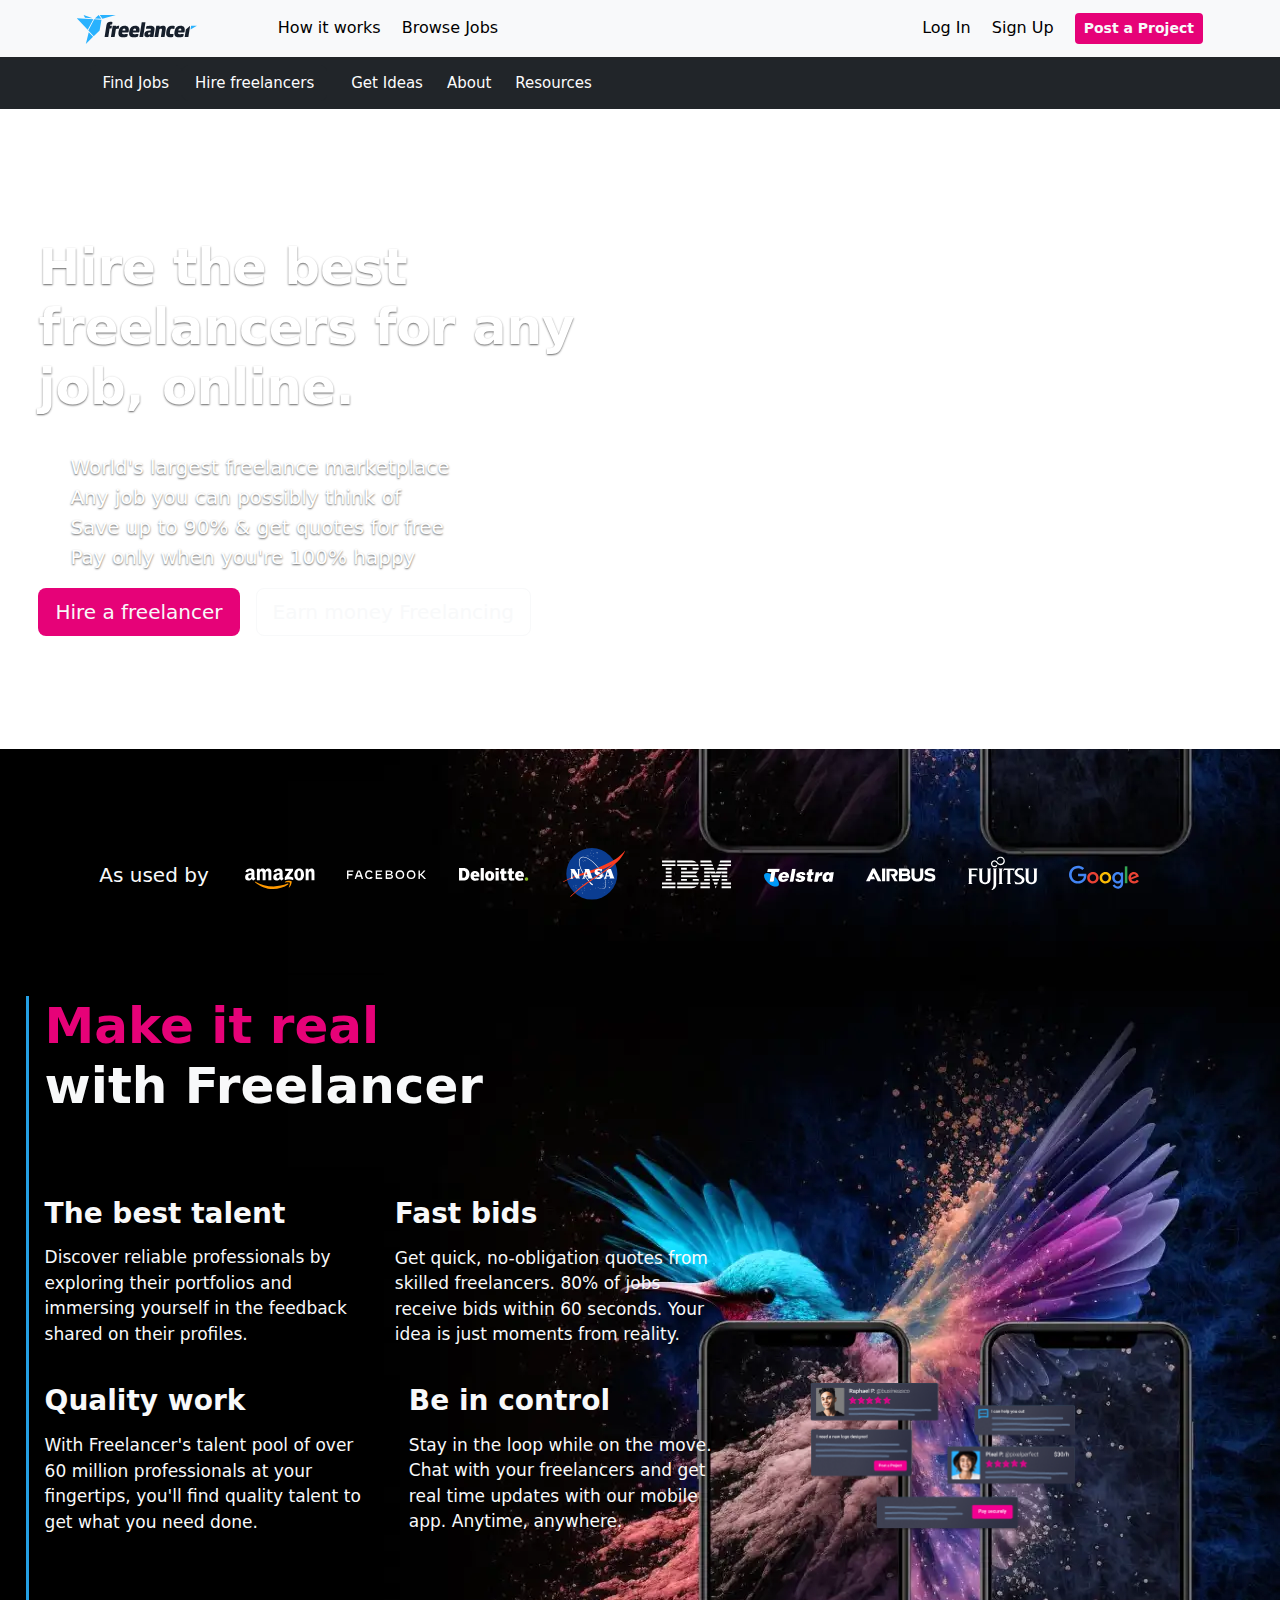
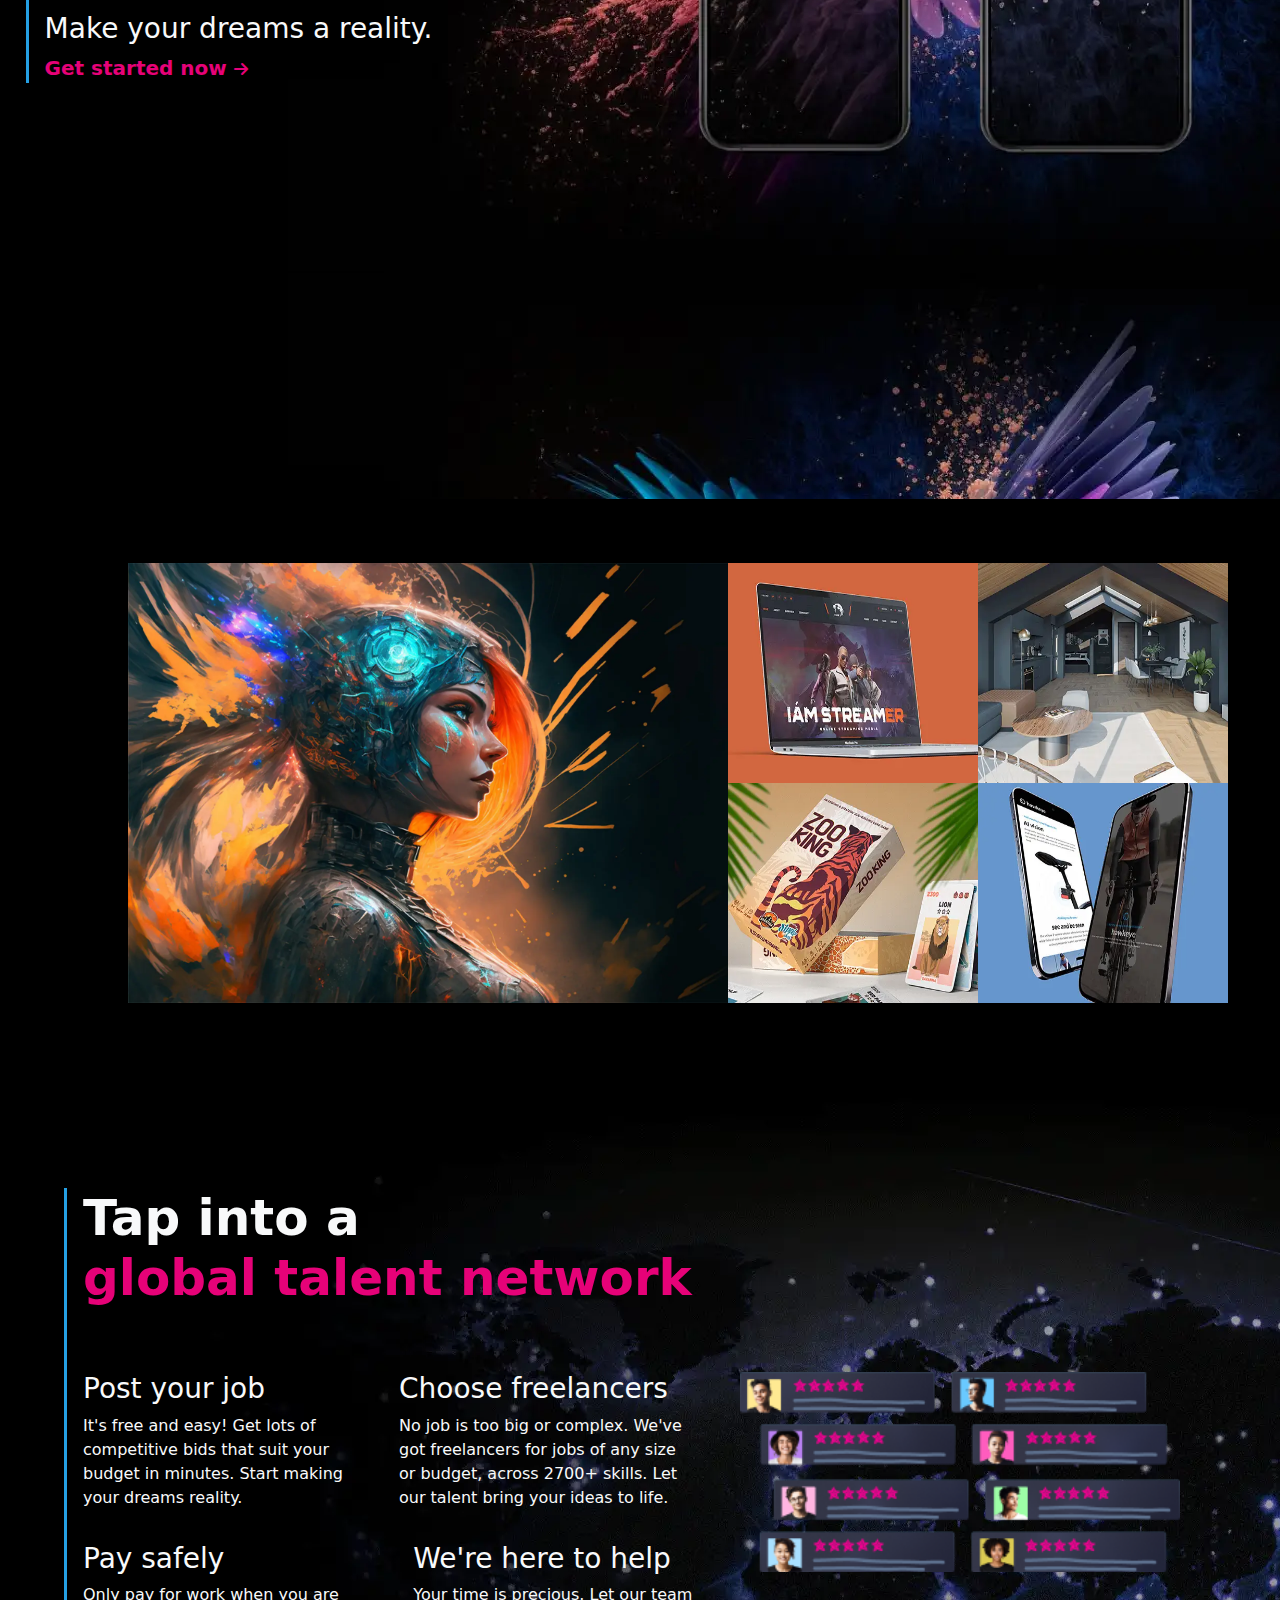
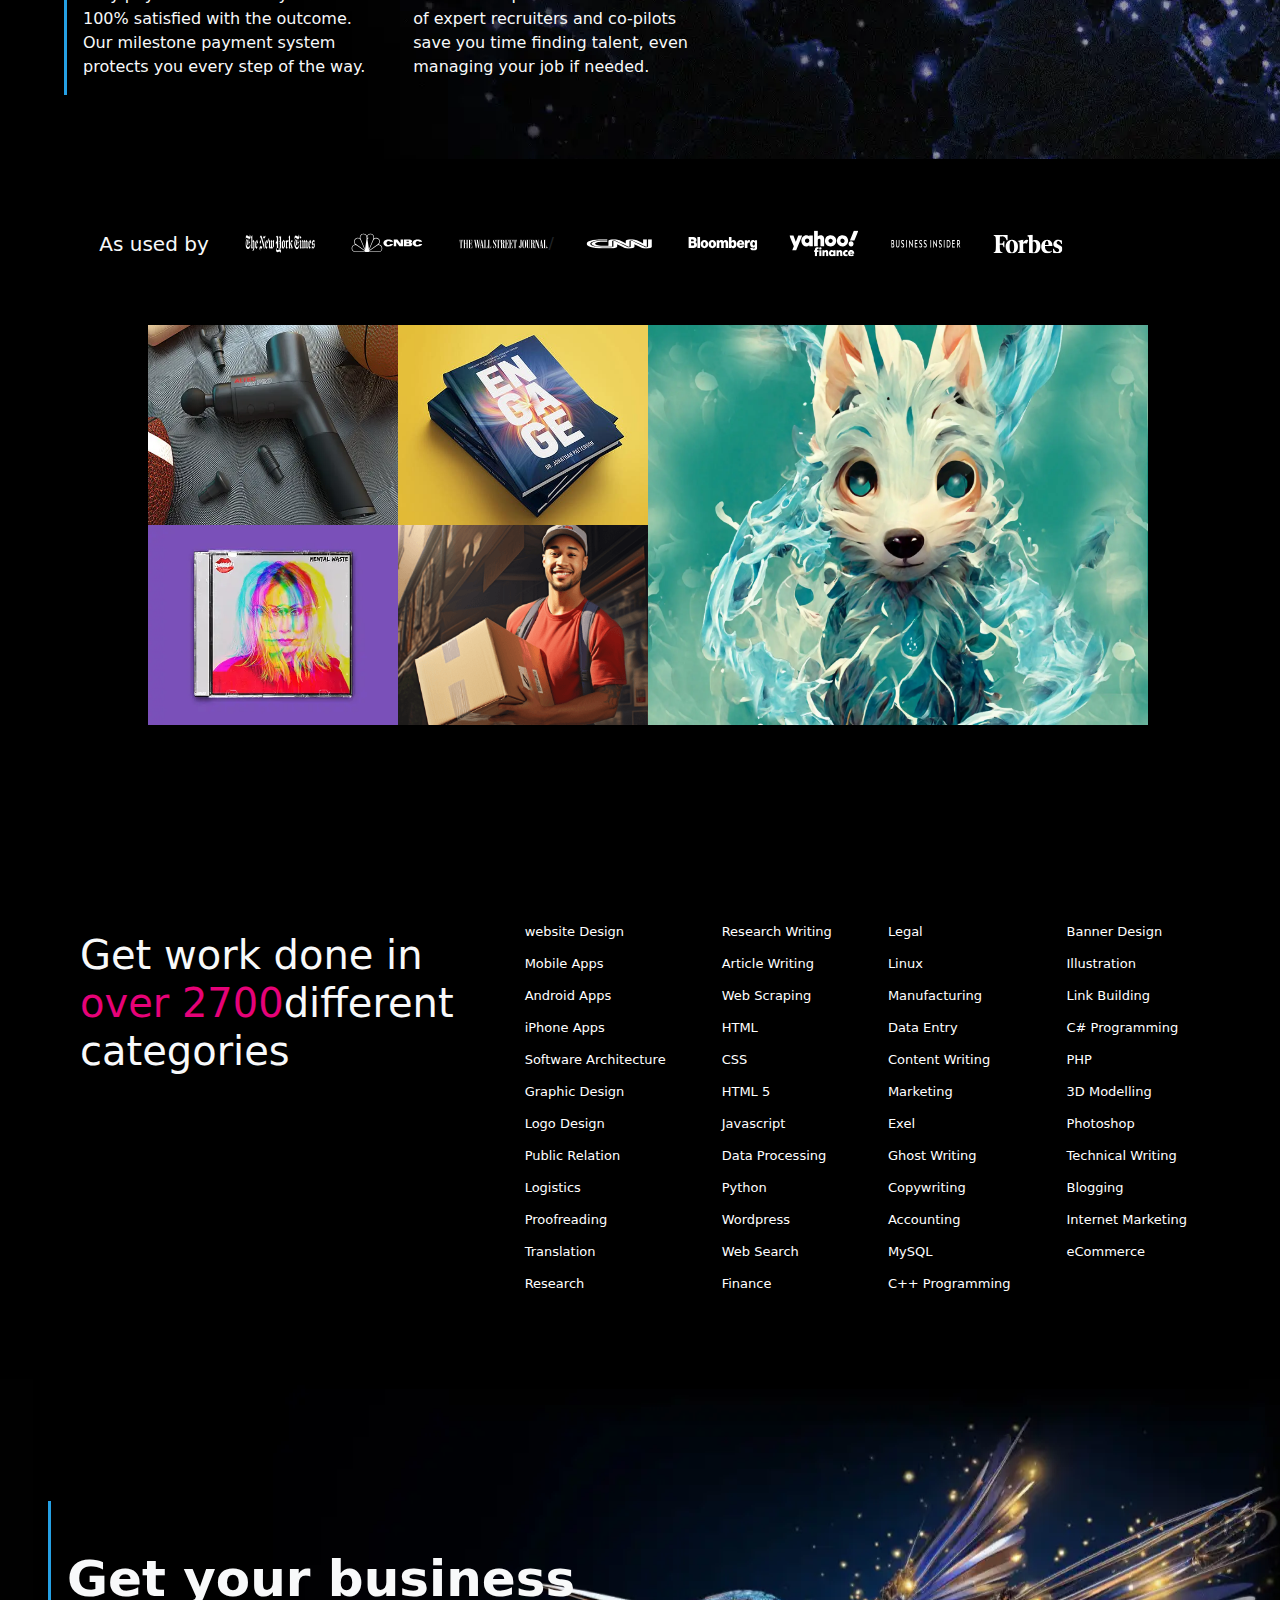
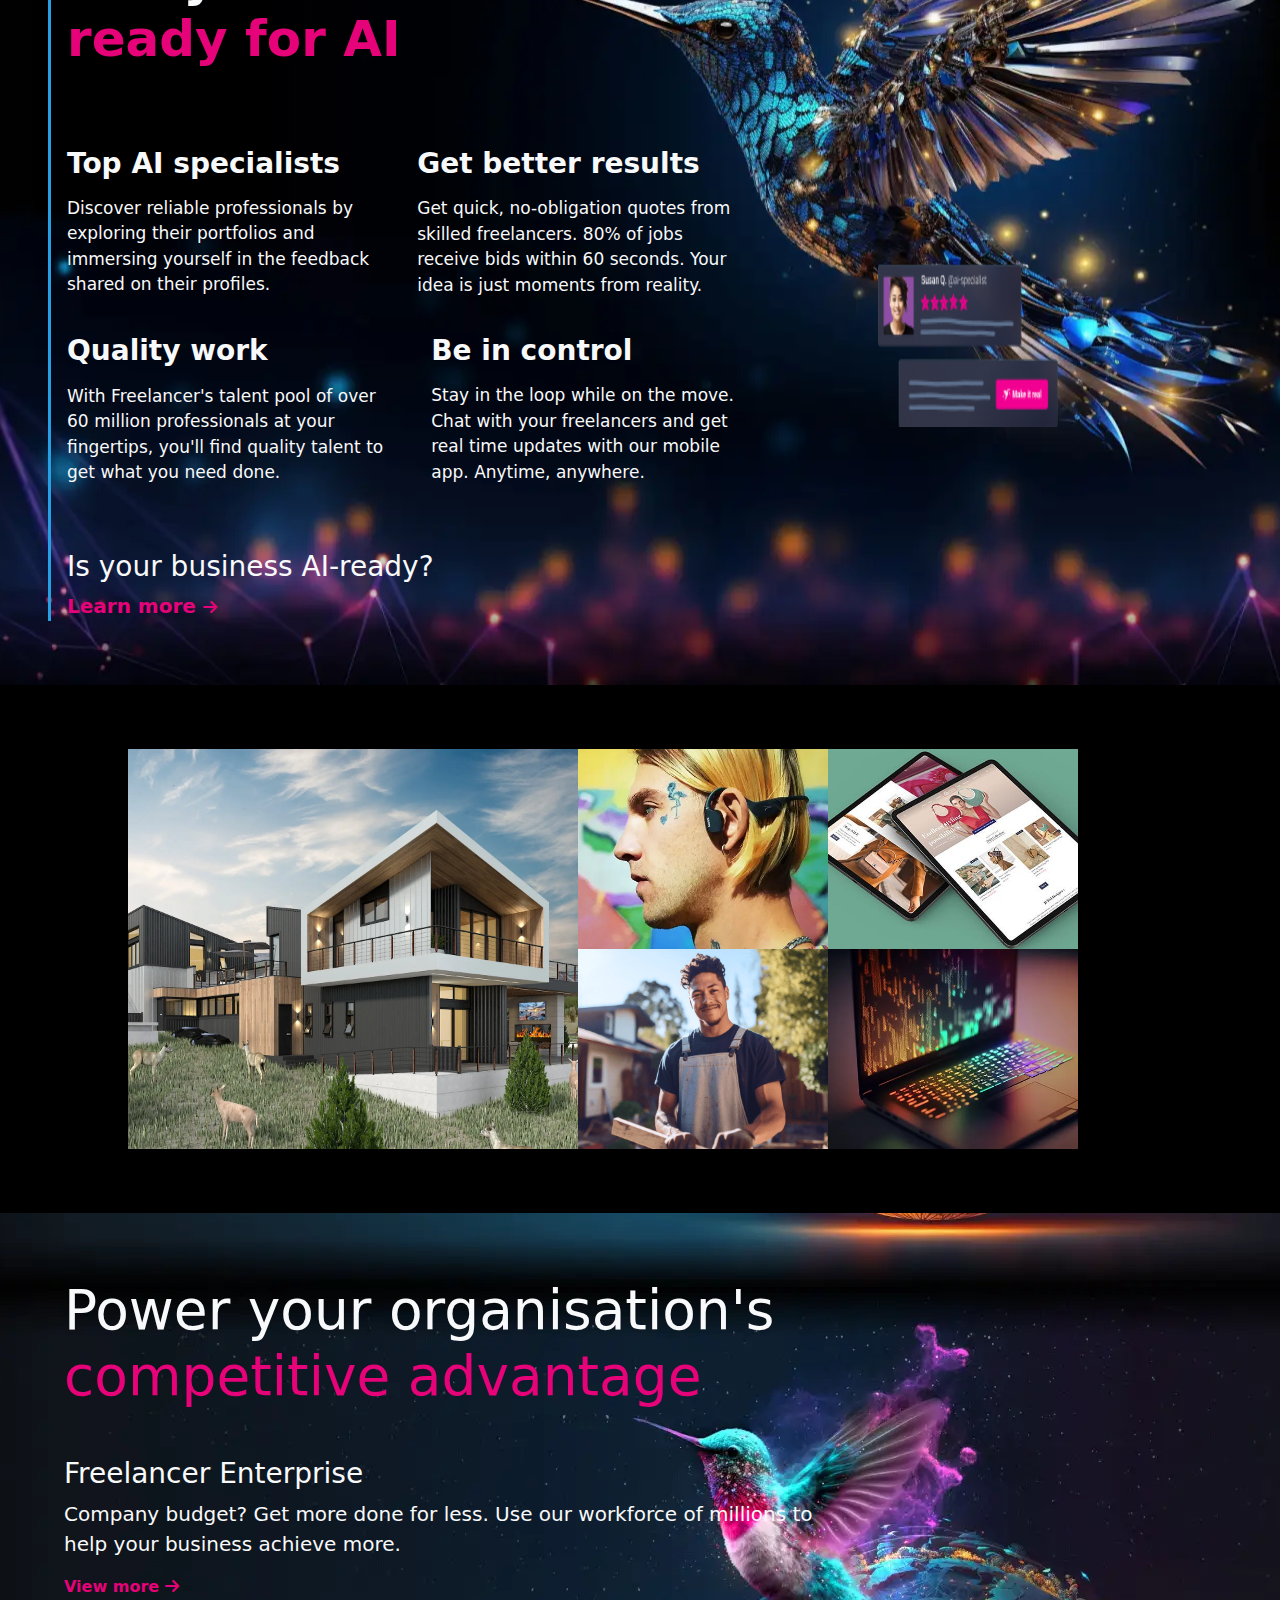
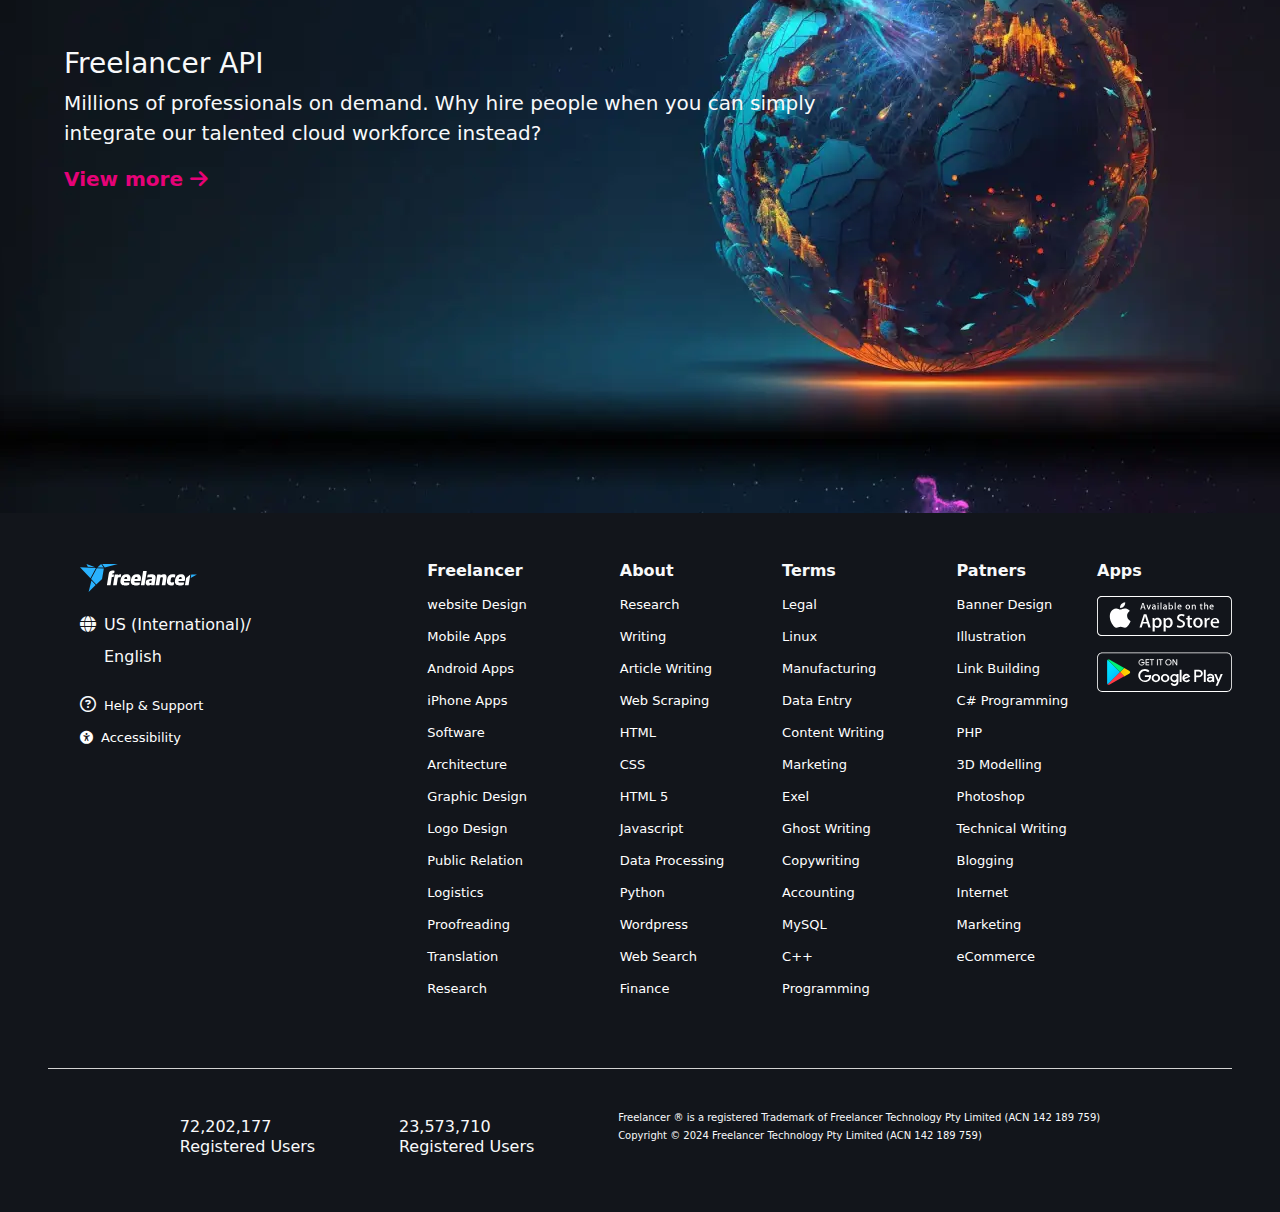
<file: index.html>
<!DOCTYPE html>
<html lang="en">

<head>
    <meta charset="UTF-8">
    <meta name="viewport" content="width=device-width, initial-scale=1.0">
    <link rel="stylesheet" href="https://cdnjs.cloudflare.com/ajax/libs/font-awesome/6.5.1/css/all.min.css">
    <link rel="stylesheet" href="./index.css">
    <link rel="stylesheet" href="./media.css" media="(max-width:800px)">
    <link rel="stylesheet" href="./bootstrap/node_modules/bootstrap/dist/css/bootstrap.min.css">
    
    <title>freelancer</title>
    <link rel="icon" href="./images/freelancer-logo.svg">
</head>

<body>
    <nav class="navbar sticky-top bg-body-tertiary d-flex justify-content-evenly">
        <div class="logo d-flex align-items-center">
            <a class="navbar-brand" href="#"><img width="40%" src="./images/freelancer-logo.svg" alt=""></a>
            <div class="how"><a class="navbar-brand fs-6" href="./works.html">How it works</a>
                <a class="navbar-brand fs-6" href="">Browse Jobs</a>
            </div>
        </div>

        <div class="nav-signin">
            <a class="navbar-brand fs-6" href="./signin.html">Log In</a>
            <a class="navbar-brand fs-6" href="./signup.html">Sign Up</a>
            <button style="background-color: #E60278;" type="button" class="btn fw-bold text-light btn-sm">Post a
                Project</button>
        </div>
    </nav>
    <nav class="second-nav navbar navbar-expand navbar-dark bg-dark">
        <div class=" second-nav-div1 d-flex">
            <div class="collapse navbar-collapse" id="navbarNavDarkDropdown">
                <ul class="navbar-nav">
                    <li class="nav-item dropdown ">
                        <button style="font-size:15px;color: #fcfcfd;" class="btn btn-dark snd-nav"
                            data-bs-toggle="dropdown" aria-expanded="false">
                            Find Jobs
                        </button>
                        <ul style="font-size:15px;color: #fcfcfd;" class="dropdown-menu dropdown-menu-light drp-list">
                            <li><a class="dropdown-item" href="#">By Skills <i
                                        class="fa-solid fa-chevron-right ms-5"></i></a></li>
                            <li><a class="dropdown-item" href="#">By Language <i
                                        class="fa-solid fa-chevron-right ms-3"></i></a></li>
                            <li><a class="dropdown-item" href="#">Featured Jobs <i
                                        class="fa-solid fa-chevron-right ms-2"></i></a></li>
                            <li><a class="dropdown-item" href="#">Find Contests <i
                                        class="fa-solid fa-chevron-right ms-2"></i></a></li>
                        </ul>
                    </li>
                </ul>
            </div>

            <div class="collapse navbar-collapse" id="navbarNavDarkDropdown">
                <ul class="navbar-nav">
                    <li class="nav-item dropdown">
                        <button style="font-size:15px;color: #fcfcfd;" class="btn btn-dark" data-bs-toggle="dropdown"
                            aria-expanded="false">
                            Hire freelancers
                        </button>
                        <ul class="dropdown-menu dropdown-menu-light">
                            <li><a class="dropdown-item" href="#">By Skills <i
                                        class="fa-solid fa-chevron-right ms-5"></i></a></li>
                            <li><a class="dropdown-item" href="#">By Location <i
                                        class="fa-solid fa-chevron-right ms-4"></i></a></li>
                            <li><a class="dropdown-item" href="#">Skills Categories</a></li>
                        </ul>
                    </li>
                </ul>
            </div>
            <div class="collapse navbar-collapse" id="navbarNavDarkDropdown">
                <ul class="navbar-nav">
                    <li class="nav-item dropdown">
                        <a style="color: #fcfcfd; text-decoration: none;font-size:15px;" class="ps-4" href="./getideas.html">Get Ideas</a>
                        <ul class="dropdown-menu dropdown-menu-light">
                            <li><a class="dropdown-item" href="#">Get Web Design Ideas</a></li>
                            <li><a class="dropdown-item" href="#">Get Mobile App Design Ideas</a></li>
                            <li><a class="dropdown-item" href="#">Get Graphic Design Ideas</a></li>
                            <li><a class="dropdown-item" href="#">Get Logo Graphic Design Ideas</a></li>
                            <li><a class="dropdown-item" href="#">Get 3D Modelling Ideas</a></li>
                            <li><a class="dropdown-item" href="#">Get Illustration Ideas</a></li>
                            <li><a class="dropdown-item" href="#">Get Branding Ideas</a></li>
                            <li><a class="dropdown-item" href="#">Get Product Design Ideas</a></li>
                            <li><a class="dropdown-item" href="#">Get Web Packaging Design Ideas</a></li>
                            <li><a class="dropdown-item" href="#">Get Wordpress Ideas</a></li>
                        </ul>
                    </li>
                </ul>
            </div>
            <div class="collapse navbar-collapse " id="navbarNavDarkDropdown">
                <ul class="navbar-nav">
                    <li class="nav-item dropdown">
                        <a style="color: #fcfcfd; text-decoration: none;font-size:15px;" class="ps-4" href="./about.html">About</a>
                        <ul class="dropdown-menu dropdown-menu-light">
                            <li><a class="dropdown-item" href="#">Enterprise</a></li>
                            <li><a class="dropdown-item" href="#">Membership</a></li>
                            <li><a class="dropdown-item" href="#">Preffered freelancer Program</a></li>
                            <li><a class="dropdown-item" href="#">Get verified</a></li>
                        </ul>
                    </li>
                </ul>
            </div>
            <div class="collapse navbar-collapse" id="navbarNavDarkDropdown">
                <ul class="navbar-nav">
                    <li class="nav-item dropdown">
                        <a style="color: #fcfcfd; text-decoration: none;font-size:15px;" class="ps-4" href="./resources.html">Resources</a>
                        
                        <ul class="dropdown-menu dropdown-menu-light">
                            <li><a class="dropdown-item" href="#">What is Adope Photoshop</a></li>
                            <li><a class="dropdown-item" href="#">What is Android App Development</a></li>
                            <li><a class="dropdown-item" href="#">What is Article Writin</a></li>
                            <li><a class="dropdown-item" href="#">What is Data Entry</a></li>
                            <li><a class="dropdown-item" href="#">What is Graphic Design</a></li>
                            <li><a class="dropdown-item" href="#">What is HTML</a></li>
                            <li><a class="dropdown-item" href="#">What is Internet Marketing</a></li>
                            <li><a class="dropdown-item" href="#">What is iPhone App Development</a></li>
                            <li><a class="dropdown-item" href="#">What is JavaScript</a></li>
                            <li><a class="dropdown-item" href="#">What is Logo Design</a></li>
                            <li><a class="dropdown-item" href="#">What is Mobile App Development</a></li>
                            <li><a class="dropdown-item" href="#">What is PHP</a></li>
                            <li><a class="dropdown-item" href="#">What is Python</a></li>
                        </ul>
                    </li>
                </ul>
            </div>
        </div>
    </nav>
    <div class="landing-page">
        <div class="landing">
            <video class="img-fluid" autoplay loop muted>
                <source src=" https://www.f-cdn.com/assets/main/en/assets/home/video/ai-contest-hero.mp4"
                    type="video/mp4" />
            </video>
        </div>
        <div class="landing-words">
            <h1>Hire the best <br> freelancers for any <br> job, online.</h1>
            
            <ul>
                <li>World's largest freelance marketplace</li>
                <li>Any job you can possibly think of</li>
                <li>Save up to 90% & get quotes for free</li>
                <li>Pay only when you're 100% happy</li>
            </ul>
            <div class="landing-btn d-flex">
                <button style="background-color: #E60278;" type="button" class="btn  text-light btn-lg  me-3">Hire a
                    freelancer</button>
                <button type="button" class="btn btn-bg-transparent text-light btn-outline-light btn-lg">Earn money
                    Freelancing </button>
            </div>
            
        </div>
    </div>
    <div class="second-page">
        <div class="second-page-nav">
            <div class="used">
                <span style="white-space: nowrap;" class="text-light fs-5">As used by</span>
            </div>   
            <div class="second-page-nav2">
                <span><img width="70px" src="./images/amazon_logo2-darkmode.svg" alt=""></span>
                <span><img width="80px" src="./images/facebook-corporate-logo2-darkmode.svg" alt=""></span>
                <span><img width="70px" src="./images/deloitte-logo2-darkmode.svg" alt=""></span>
                <span><img width="70px" src="./images/nasa-logo3.svg" alt=""></span>
                <span><img width="70px" src="./images/ibm-logo2-darkmode.svg" alt=""></span>
                <span><img width="70px" src="./images/telstra-logo-darkmode.svg" alt=""></span>
                <span><img width="70px" src="./images/airbus-logo2-darkmode.svg" alt=""></span>
                <span><img width="70px" src="./images/fujitsu-logo-darkmode.svg" alt=""></span>
                <span><img width="70px" src="./images/google-logo.svg" alt=""></span>
            </div>
            
        </div>
        <div class="second-main text-light ps-3">
            <h1 class=" big-text fw-bold"><span style="color: #E60278;" class="">Make it real <br></span>with
                Freelancer</h1>
            <div class="second-main-body">
                <div class="second-main-left">
                    <div class="second-main-bigger-container1">
                        <div class="second-main-left-grid d-flex gap-5">
                            <div class="second-main-left-grid1">
                                <h3>The best talent</h3>
                                <p>Discover reliable professionals by <br> exploring their portfolios and <br> immersing
                                    yourself in the feedback <br> shared on their profiles.</p>
                            </div>
                            <div class="second-main-left-grid1">
                                <h3>Fast bids</h3>
                                <p>Get quick, no-obligation quotes from <br> skilled freelancers. 80% of jobs <br>
                                    receive bids within 60 seconds. Your <br> idea is just moments from reality.</p>
                            </div>
                        </div>
                    </div>

                    <div class="second-main-left-grid d-flex gap-5">
                        <div class="second-main-left-grid1">
                            <h3 class="">Quality work</h3>
                            <p>With Freelancer's talent pool of over <br> 60 million professionals at your <br>
                                fingertips, you'll find quality talent to<br>get what you need done.</p>
                        </div>
                        <div class="second-main-left-grid1">
                            <h3>Be in control</h3>
                            <p>Stay in the loop while on the move. <br> Chat with your freelancers and get <br> real
                                time updates with our mobile <br> app. Anytime, anywhere.</p>
                        </div>
                    </div>
                </div>
                <div class="second-main-right">
                    <div class="second-main-right-content">
                        <img width="100%" src="./images/make-it-real-cards-m.png" alt="">
                    </div>
                </div>
            </div>
            <div class="mobile-img">
                <img src="./images/make-it-real-bg-ld.webp" alt="">
            </div>
            <h3 class="reality">Make your dreams a reality.</h3>
            <span style="color: #E60278;"><a style="color: #E60278; text-decoration-color: #E60278;"
                    class="fw-bold fs-5 link-offset-2 link-offset-3-hover link-underline link-underline-opacity-0 link-underline-opacity-75-hover"
                    href="#">
                    Get started now
                </a><i class="fa-solid fa-arrow-right"></i></span>

        </div>
    </div>
    <div class="third-page">
        <div class="third-page-left effect">
            <img height="440px" width="600px" src="./images/ai-generated-art-v2.webp" alt="">
            <div class="show">
                <div class="third-page-left-content secondChild">
                    <div class="third-page-left-content-adv pt-3">
                        <h6>AI generated art.</h6>
                        <p>$200 USD in 7 days.</p>
                    </div>
                    <div class="third-page-left-content-adv-btn">
                        <button style="background-color: #E60278;" type="button"
                            class="btn fw-bold text-light btn-sm">Discover more <i
                                class="ps-5 fa-solid fa-chevron-right"></i></button>
                    </div>
                </div>
            </div>
            
        </div>
        <div class="third-page-right d-flex">
            <div class="third-page-right-col-1">
                <div class="third-page-right-col-1-adv effect">
                    <img height="220px" width="250px" src="./images/wordpress-website-v2.webp" alt="">
                    <div class="show">
                        <div
                        class="third-page-right-col-1-adv-content secondChild">
                        <div class="third-page-right-content-adv pt-2">
                            <h6>Wordpress website.</h6>
                            <p>$125 USD in 1 day.</p>
                        </div>
                        <div class="third-page-left-content-adv-btn">
                            <button style="background-color: #E60278;" type="button"
                                class="btn fw-bold text-light btn-sm">Discover more <i
                                    class="ps-2 fa-solid fa-chevron-right"></i>
                            </button>
                        </div>
                    </div>
                    </div>
                    
                </div>
                <div class="third-page-right-col-1-adv effect">
                    <img height="220px" width="250px" src="./images/packaging-design-v2.webp" alt="">
                    <div class="show">
                        <div
                        class="third-page-right-content-adv secondChild">
                        <div class="third-page-left-content-adv pt-2">
                            <h6>Packaging design.</h6>
                            <p>$2500 USD in 30 days.</p>
                        </div>
                        <div class="third-page-left-content-adv-btn">
                            <button style="background-color: #E60278;" type="button"
                                class="btn fw-bold text-light btn-sm">Discover more <i
                                    class="ps-3 fa-solid fa-chevron-right"></i>
                            </button>
                        </div>
                    </div>
                    </div>              
                </div>

            </div>
            <div class="third-page-right-col-2">
                <div class="third-page-right-col-2-adv effect">
                    <img height="220px" width="250px" src="./images/interior-3d-model-v2.webp" alt="">
                    <div class="show">
                        <div
                        class="third-page-right-content-adv secondChild">
                        <div class="third-page-left-content-adv pt-2">
                            <h6>Interior 3D model.</h6>
                            <p>$350 USD in 7 days.</p>
                        </div>
                        <div class="third-page-left-content-adv-btn">
                            <button style="background-color: #E60278;" type="button"
                                class="btn fw-bold text-light btn-sm">Discover more <i
                                    class="ps-3 fa-solid fa-chevron-right"></i>
                            </button>
                        </div>
                    </div>
                    </div>
                    

                </div>
                <div class="third-page-right-col-2-adv effect">
                    <img height="220px" width="250px" src="./images/mobile-app-v2.webp" alt="">
                    <div class="show">
                        <div
                        class="third-page-right-content-adv secondChild">
                        <div class="third-page-left-content-adv pt-2">
                            <h6>Mobile app.</h6>
                            <p>$21000 USD in 60 days.</p>
                        </div>
                        <div class="third-page-left-content-adv-btn">
                            <button style="background-color: #E60278;" type="button"
                                class="btn fw-bold text-light btn-sm">Discover more <i
                                    class="ps-3 fa-solid fa-chevron-right"></i>
                            </button>
                        </div>
                    </div>
                    </div>         
                </div>
            </div>
        </div>
    </div>
    <div class="fourth-page">
        <div class="fourth-main text-light ps-3">
            <h1 class=" big-text fw-bold mb-5">Tap into a<span style="color: #E60278;" class=""><br>global talent
                    network</span></h1>
            <div class="fourth-main-body d-flex gap-5">
                <div class="fourth-main-left">
                    <div class="fourth-main-bigger-container1">
                        <div class="fourth-main-left-grid d-flex gap-5 pt-3">
                            <div class="fourth-main-left-grid1">
                                <h3>Post your job</h3>
                                <p>It's free and easy! Get lots of <br> competitive bids that suit your <br> budget in
                                    minutes. Start making <br> your dreams reality.</p>
                            </div>
                            <div class="fourth-main-left-grid1 ms-2">
                                <h3>Choose freelancers</h3>
                                <p>No job is too big or complex. We've <br> got freelancers for jobs of any size <br>
                                    or budget, across 2700+ skills. Let <br> our talent bring your ideas to life.</p>
                            </div>
                        </div>
                    </div>

                    <div class="fourth-main-left-grid d-flex gap-5 pt-3">
                        <div class="fourth-main-left-grid1">
                            <h3 class="">Pay safely</h3>
                            <p>Only pay for work when you are <br> 100% satisfied with the outcome. <br>
                                Our milestone payment system<br>protects you every step of the way.</p>
                        </div>
                        <div class="fourth-main-left-grid1">
                            <h3>We're here to help</h3>
                            <p>Your time is precious. Let our team <br> of expert recruiters and co-pilots <br> save you
                                time finding talent, even <br> managing your job if needed.</p>
                        </div>
                    </div>
                </div>
                <div class="fourth-main-right">
                    <div class="fourth-main-right-content pt-3">
                        <img height="200px" width="100%" src="./images/global-talent-cards-m.png" alt="">
                    </div>
                </div>
               
            </div>
            <div class="mobile-img">
                <img src="./images/global-talent-bg-ld.webp" alt="">
                <h3 class="mt-5">Create the future.</h3>
            <span style="color: #E60278;"><a style="color: #E60278; text-decoration-color: #E60278;"
                    class="fw-bold fs-5 link-offset-2 link-offset-3-hover link-underline link-underline-opacity-0 link-underline-opacity-75-hover"
                    href="#">
                    Get started now
                </a><i class="fa-solid fa-arrow-right"></i></span>
            </div>
            

        </div>
    </div>
    <div class="second-page fifth-page">
        <div class="second-page-nav">
            <div class="used">
                <span style="white-space: nowrap;" class="text-light fs-5">As used by</span>
            </div>  
            <div class="second-page-nav2  px2">
                <span><img width="70px" height="20px" src="./images/the-new-york-times-darkmode.svg" alt=""></span>
                <span><img width="80px" src="./images/cnbc-darkmode.svg" alt=""></span>
                <span><img width="90px" height="10px" src="./images/wall-street-journal-darkmode.svg" alt="">/</span>
                <span><img width="70px" height="10px" src="./images/cnn-darkmode.svg" alt=""></span>
                <span><img width="70px" src="./images/bloomberg-darkmode.svg" alt=""></span>
                <span><img width="70px" src="./images/yahoo-finance-darkmode.svg" alt=""></span>
                <span><img width="70px" height="10px" src="./images/business-insider-darkmode.svg" alt=""></span>
                <span><img width="70px" src="./images/forbes-darkmode.svg" alt=""></span>
            </div>
            
        </div>
        <div class="third-page">
            <div class="third-page-right d-flex">
                <div class="third-page-right-col-1">
                    <div class="third-page-right-col-1-adv effect ">
                        <img height="200px" width="250px" src="./images/product-3d-modelling-v2.webp" alt="">
                        <div
                            class="third-page-right-col-1-adv-content secondChild show">
                            <div class="third-page-right-content-adv pt-2">
                                <h6>Wordpress website.</h6>
                                <p>$125 USD in 1 day.</p>
                            </div>
                            <div class="third-page-left-content-adv-btn">
                                <button style="background-color: #E60278;" type="button"
                                    class="btn fw-bold text-light btn-sm">Discover more <i
                                        class="ps-2 fa-solid fa-chevron-right"></i>
                                </button>
                            </div>
                        </div>
                    </div>
                    <div class="third-page-right-col-1-adv effect">
                        <img height="200px" width="250px" src="./images/album-cover-v2.webp" alt="">
                        <div
                            class="third-page-right-content-adv secondChild show">
                            <div class="third-page-left-content-adv pt-2">
                                <h6>Packaging design.</h6>
                                <p>$2500 USD in 30 days.</p>
                            </div>
                            <div class="third-page-left-content-adv-btn">
                                <button style="background-color: #E60278;" type="button"
                                    class="btn fw-bold text-light btn-sm">Discover more <i
                                        class="ps-3 fa-solid fa-chevron-right"></i>
                                </button>

                            </div>
                        </div>
                    </div>

                </div>
                <div class="third-page-right-col-2">
                    <div class="third-page-right-col-2-adv effect">
                        <img height="200px" width="250px" src="./images/book-cover-design-v2.jpg" alt="">
                        <div
                            class="third-page-right-content-adv secondChild show">
                            <div class="third-page-left-content-adv pt-2">
                                <h6>Interior 3D model.</h6>
                                <p>$350 USD in 7 days.</p>
                            </div>
                            <div class="third-page-left-content-adv-btn">
                                <button style="background-color: #E60278;" type="button"
                                    class="btn fw-bold text-light btn-sm">Discover more <i
                                        class="ps-3 fa-solid fa-chevron-right"></i>
                                </button>
                            </div>
                        </div>

                    </div>
                    <div class="third-page-right-col-2-adv effect">
                        <img height="200px" width="250px" src="./images/ai-generated-illustration-v3.webp" alt="">
                        <div
                            class="third-page-right-content-adv secondChild show">
                            <div class="third-page-left-content-adv pt-2">
                                <h6>Mobile app.</h6>
                                <p>$21000 USD in 60 days.</p>
                            </div>
                            <div class="third-page-left-content-adv-btn">
                                <button style="background-color: #E60278;" type="button"
                                    class="btn fw-bold text-light btn-sm">Discover more <i
                                        class="ps-3 fa-solid fa-chevron-right"></i>
                                </button>

                            </div>
                        </div>
                    </div>
                </div>
            </div>
            <div class="third-page-left effect re-style">
                <img height="400px" width="500px" src="./images/character-illustration-v2.webp" alt="">
                <div
                    class="third-page-left-content secondChild show">
                    <div class="third-page-left-content-adv pt-3">
                        <h6>AI generated art.</h6>
                        <p>$200 USD in 7 days.</p>
                    </div>
                    <div class="third-page-left-content-adv-btn">
                        <button style="background-color: #E60278;" type="button"
                            class="btn fw-bold text-light btn-sm">Discover more <i
                                class="ps-5 fa-solid fa-chevron-right"></i></button>
                    </div>
                </div>
            </div>
        </div>
    </div>
    <div class="sixth-page">
        <div class="sixth-page-left">
            <h1 class="text-light p-3">Get work done in <br> <span style="color: #E60278;">over 2700</span>different <br>
                categories</h1>
        </div>
        <div class="sixth-page-right d-flex gap-4">
            <div class="sixth-page-right1">
                <ul>
                    <li><a href="">website Design</a></li>
                    <li><a href="">Mobile Apps</a></li>
                    <li><a href="">Android Apps</a></li>
                    <li><a href="">iPhone Apps</a></li>
                    <li><a href="">Software Architecture</a></li>
                    <li><a href="">Graphic Design</a></li>
                    <li><a href="">Logo Design</a></li>
                    <li><a href="">Public Relation</a></li>
                    <li><a href="">Logistics</a></li>
                    <li><a href="">Proofreading</a></li>
                    <li><a href="">Translation</a></li>
                    <li><a href="">Research</a></li>
                </ul>
            </div>
            <div class="sixth-page-right1">
                <ul>
                    <li><a href="">Research Writing</a></li>
                    <li><a href="">Article Writing</a></li>
                    <li><a href="">Web Scraping</a></li>
                    <li><a href="">HTML</a></li>
                    <li><a href="">CSS</a></li>
                    <li><a href="">HTML 5</a></li>
                    <li><a href="">Javascript</a></li>
                    <li><a href="">Data Processing</a></li>
                    <li><a href="">Python</a></li>
                    <li><a href="">Wordpress</a></li>
                    <li><a href="">Web Search</a></li>
                    <li><a href="">Finance</a></li>
                </ul>
            </div>
            <div class="sixth-page-right1 hiddenOnMedia">
                <ul>
                    <li><a href="">Legal</a></li>
                    <li><a href="">Linux</a></li>
                    <li><a href="">Manufacturing</a></li>
                    <li><a href="">Data Entry</a></li>
                    <li><a href="">Content Writing</a></li>
                    <li><a href="">Marketing</a></li>
                    <li><a href="">Exel</a></li>
                    <li><a href="">Ghost Writing</a></li>
                    <li><a href="">Copywriting</a></li>
                    <li><a href="">Accounting</a></li>
                    <li><a href="">MySQL</a></li>
                    <li><a href="">C++ Programming</a></li>
                </ul>
            </div>
            <div class="sixth-page-right1 hiddenOnMedia">
                <ul>
                    <li><a href="">Banner Design</a></li>
                    <li><a href="">Illustration</a></li>
                    <li><a href="">Link Building</a></li>
                    <li><a href="">C# Programming</a></li>
                    <li><a href="">PHP</a></li>
                    <li><a href="">3D Modelling</a></li>
                    <li><a href="">Photoshop</a></li>
                    <li><a href="">Technical Writing</a></li>
                    <li><a href="">Blogging</a></li>
                    <li><a href="">Internet Marketing</a></li>
                    <li><a href="">eCommerce</a></li>
                    <li></li>
                </ul>
            </div>
        </div>
    </div>
    <div class="seventh-page px-5">
        <div class="second-main text-light ps-3">
            <h1 class=" big-text fw-bold pt-5">Get your business<span style="color: #E60278;" class=""><br>ready for
                    AI</span></h1>
            <div class="second-main-body d-flex">
                <div class="second-main-left me-5">
                    <div class="second-main-bigger-container1">
                        <div class="second-main-left-grid d-flex gap-5">
                            <div class="second-main-left-grid1">
                                <h3>Top AI specialists</h3>
                                <p>Discover reliable professionals by <br> exploring their portfolios and <br> immersing
                                    yourself in the feedback <br> shared on their profiles.</p>
                            </div>
                            <div class="second-main-left-grid1">
                                <h3>Get better results</h3>
                                <p>Get quick, no-obligation quotes from <br> skilled freelancers. 80% of jobs <br>
                                    receive bids within 60 seconds. Your <br> idea is just moments from reality.</p>
                            </div>
                        </div>
                    </div>

                    <div class="second-main-left-grid d-flex gap-5">
                        <div class="second-main-left-grid1">
                            <h3 class="">Quality work</h3>
                            <p>With Freelancer's talent pool of over <br> 60 million professionals at your <br>
                                fingertips, you'll find quality talent to<br>get what you need done.</p>
                        </div>
                        <div class="second-main-left-grid1">
                            <h3>Be in control</h3>
                            <p>Stay in the loop while on the move. <br> Chat with your freelancers and get <br> real
                                time updates with our mobile <br> app. Anytime, anywhere.</p>
                        </div>
                    </div>
                </div>
                <div class="second-main-right ms-5 w-25 hiddenOnMedia">
                    <div class="ps-5 ">
                        <img height="300px" width="100%" src="./images/ai-business-cards-m.png" alt="">
                    </div>
                </div>
            </div>
            <h3 class="mt-5">Is your business AI-ready?</h3>
            <span style="color: #E60278;"><a style="color: #E60278; text-decoration-color: #E60278;"
                    class="fw-bold fs-5 link-offset-2 link-offset-3-hover link-underline link-underline-opacity-0 link-underline-opacity-75-hover"
                    href="#">
                    Learn more
                </a><i class="fa-solid fa-arrow-right"></i></span>
        </div>
    </div>
    <div class="third-page">
        <div class="third-page-left effect">
            <img height="400px" width="450px" src="./images/architectural-design-v2.webp" alt="">
            <div class="third-page-left-content secondChild show ">
                <div class="third-page-left-content-adv pt-3">
                    <h6>AI generated art.</h6>
                    <p>$200 USD in 7 days.</p>
                </div>
                <div class="third-page-left-content-adv-btn">
                    <button style="background-color: #E60278;" type="button"
                        class="btn fw-bold text-light btn-sm">Discover more <i
                            class="ps-5 fa-solid fa-chevron-right"></i></button>
                </div>
            </div>
        </div>
        <div class="third-page-right d-flex">
            <div class="third-page-right-col-1">
                <div class="third-page-right-col-1-adv effect">
                    <img height="200px" width="250px" src="./images/video-production-v2.webp" alt="">
                    <div
                        class="third-page-right-col-1-adv-content secondChild show">
                        <div class="third-page-right-content-adv pt-2">
                            <h6>Wordpress website.</h6>
                            <p>$125 USD in 1 day.</p>
                        </div>
                        <div class="third-page-left-content-adv-btn">
                            <button style="background-color: #E60278;" type="button"
                                class="btn fw-bold text-light btn-sm">Discover more <i
                                    class="ps-2 fa-solid fa-chevron-right"></i>
                            </button>
                        </div>
                    </div>
                </div>
                <div class="third-page-right-col-1-adv effect">
                    <img height="200px" width="250px" src="./images/ai-generated-image-v3.webp" alt="">
                    <div
                        class="third-page-right-content-adv secondChild show">
                        <div class="third-page-left-content-adv pt-2">
                            <h6>Packaging design.</h6>
                            <p>$2500 USD in 30 days.</p>
                        </div>
                        <div class="third-page-left-content-adv-btn">
                            <button style="background-color: #E60278;" type="button"
                                class="btn fw-bold text-light btn-sm">Discover more <i
                                    class="ps-3 fa-solid fa-chevron-right"></i>
                            </button>

                        </div>
                    </div>
                </div>

            </div>
            <div class="third-page-right-col-2">
                <div class="third-page-right-col-2-adv effect">
                    <img height="200px" width="250px" src="./images/shopify-website-v2.jpg" alt="">
                    <div
                        class="third-page-right-content-adv secondChild show">
                        <div class="third-page-left-content-adv pt-2">
                            <h6>Interior 3D model.</h6>
                            <p>$350 USD in 7 days.</p>
                        </div>
                        <div class="third-page-left-content-adv-btn">
                            <button style="background-color: #E60278;" type="button"
                                class="btn fw-bold text-light btn-sm">Discover more <i
                                    class="ps-3 fa-solid fa-chevron-right"></i>
                            </button>
                        </div>
                    </div>

                </div>
                <div class="third-page-right-col-2-adv effect">
                    <img height="200px" width="250px" src="./images/seo-expert-v2.webp" alt="">
                    <div
                        class="third-page-right-content-adv secondChild show">
                        <div class="third-page-left-content-adv pt-2">
                            <h6>Mobile app.</h6>
                            <p>$21000 USD in 60 days.</p>
                        </div>
                        <div class="third-page-left-content-adv-btn">
                            <button style="background-color: #E60278;" type="button"
                                class="btn fw-bold text-light btn-sm">Discover more <i
                                    class="ps-3 fa-solid fa-chevron-right"></i>
                            </button>

                        </div>
                    </div>
                </div>
            </div>
        </div>
    </div>
    <div class="ninth-page text-light">
        <div class="first-item mb-5">
            <h1>Power your organisation's <br> <span style="color: #E60278;">competitive advantage</span></h1>
        </div>
        <div class="second-item mb-5">
            <h3>Freelancer Enterprise</h3>
            <p class="">Company budget? Get more done for less. Use our workforce of millions to <br> help your
                business achieve
                more.</p>
            <span style="color: #E60278;"><a style="color: #E60278; text-decoration-color: #E60278;"
                    class="fw-bold  link-offset-2 link-offset-3-hover link-underline link-underline-opacity-0 link-underline-opacity-75-hover"
                    href="#">
                    View more
                </a><i class="fa-solid fa-arrow-right"></i></span>
        </div>
        <div class="third-item">
            <h3>Freelancer API</h3>
            <p class="">Millions of professionals on demand. Why hire people when you can simply <br> integrate our
                talented
                cloud workforce instead?</p>
            <p style="color: #E60278;"><a style="color: #E60278; text-decoration-color: #E60278;"
                    class="fw-bold  link-offset-2 link-offset-3-hover link-underline link-underline-opacity-0 link-underline-opacity-75-hover"
                    href="#">
                    View more
                </a><i class="fa-solid fa-arrow-right"></i></p>
        </div>
    </div>
    <div style="background-color:#12151B;" class="tenth-page text-light">
        <div style="background-color:#12151B;" class="sixth-page d-flex p-5  justify-content-evenly">

            <div class="sixth-page-right1">
                <ul>
                    <div class="footer-log mb-3">
                        <li><img width="40%" src="./images/freelancer-logo-light.svg" alt=""></li>
                    </div>
                    <li><i class="fa-solid fa-globe pe-2"></i><a href=""></a>US (International)/ <p class="ps-4">
                            English
                        <p></p>
                    </li>
                    <li><i class="fa-regular fa-circle-question pe-2"></i><a href="">Help & Support</a< /li>
                    <li><i class="fa-solid fa-universal-access pe-2"></i><a href="">Accessibility</a></li>
                </ul>
            </div>
            <div class="sixth-page-right1">
                <ul>
                    <h6 class="fw-bold">Freelancer</h6>
                    <li><a href="">website Design</a></li>
                    <li><a href="">Mobile Apps</a></li>
                    <li><a href="">Android Apps</a></li>
                    <li><a href="">iPhone Apps</a></li>
                    <li><a href="">Software Architecture</a></li>
                    <li><a href="">Graphic Design</a></li>
                    <li><a href="">Logo Design</a></li>
                    <li><a href="">Public Relation</a></li>
                    <li><a href="">Logistics</a></li>
                    <li><a href="">Proofreading</a></li>
                    <li><a href="">Translation</a></li>
                    <li><a href="">Research</a></li>
                </ul>
            </div>
            <div class="sixth-page-right1">
                <ul>
                    <h6 class="fw-bold">About</h6>
                    <li><a href="">Research Writing</a></li>
                    <li><a href="">Article Writing</a></li>
                    <li><a href="">Web Scraping</a></li>
                    <li><a href="">HTML</a></li>
                    <li><a href="">CSS</a></li>
                    <li><a href="">HTML 5</a></li>
                    <li><a href="">Javascript</a></li>
                    <li><a href="">Data Processing</a></li>
                    <li><a href="">Python</a></li>
                    <li><a href="">Wordpress</a></li>
                    <li><a href="">Web Search</a></li>
                    <li><a href="">Finance</a></li>
                </ul>
            </div>
            <div class="sixth-page-right1">
                <ul>
                    <h6 class="fw-bold">Terms</h6>
                    <li><a href="">Legal</a></li>
                    <li><a href="">Linux</a></li>
                    <li><a href="">Manufacturing</a></li>
                    <li><a href="">Data Entry</a></li>
                    <li><a href="">Content Writing</a></li>
                    <li><a href="">Marketing</a></li>
                    <li><a href="">Exel</a></li>
                    <li><a href="">Ghost Writing</a></li>
                    <li><a href="">Copywriting</a></li>
                    <li><a href="">Accounting</a></li>
                    <li><a href="">MySQL</a></li>
                    <li><a href="">C++ Programming</a></li>
                </ul>
            </div>
            <div class="sixth-page-right1">
                <ul>
                    <h6 class="fw-bold">Patners</h6>
                    <li><a href="">Banner Design</a></li>
                    <li><a href="">Illustration</a></li>
                    <li><a href="">Link Building</a></li>
                    <li><a href="">C# Programming</a></li>
                    <li><a href="">PHP</a></li>
                    <li><a href="">3D Modelling</a></li>
                    <li><a href="">Photoshop</a></li>
                    <li><a href="">Technical Writing</a></li>
                    <li><a href="">Blogging</a></li>
                    <li><a href="">Internet Marketing</a></li>
                    <li><a href="">eCommerce</a></li>
                    <li></li>
                </ul>
            </div>
            <div class="sixth-page-right1"><h6 class="fw-bold">Apps</h6 class="fw-bold">
                <div class="appstore">
                    <div class="mb-3 mt-3"><img src="./images/app-store.svg" alt=""></div>
                    <div>
                        <img src="./images/google-play.svg" alt="">
                    </div>
                </div>            
            </div>
        </div>
        <div class="footer mx-5 p-5 d-flex justify-content-evenly">
            <div class="footer-first">
                <h6>72,202,177</h6>
                <p>Registered Users</p>
            </div>
            <div class="footer-second">
                <h6>23,573,710</h6>
                <p>Registered Users</p>
            </div>
            <div class="footer-third">
                <p>Freelancer ® is a registered Trademark of Freelancer Technology Pty Limited (ACN 142 189
                    759)</p>
                <p>Copyright © 2024 Freelancer Technology Pty Limited (ACN 142 189 759)</p>
            </div>
        </div>
    </div>

    <script src="./bootstrap/node_modules/bootstrap/dist/js/bootstrap.bundle.min.js"></script>
</body>

</html>
</file>
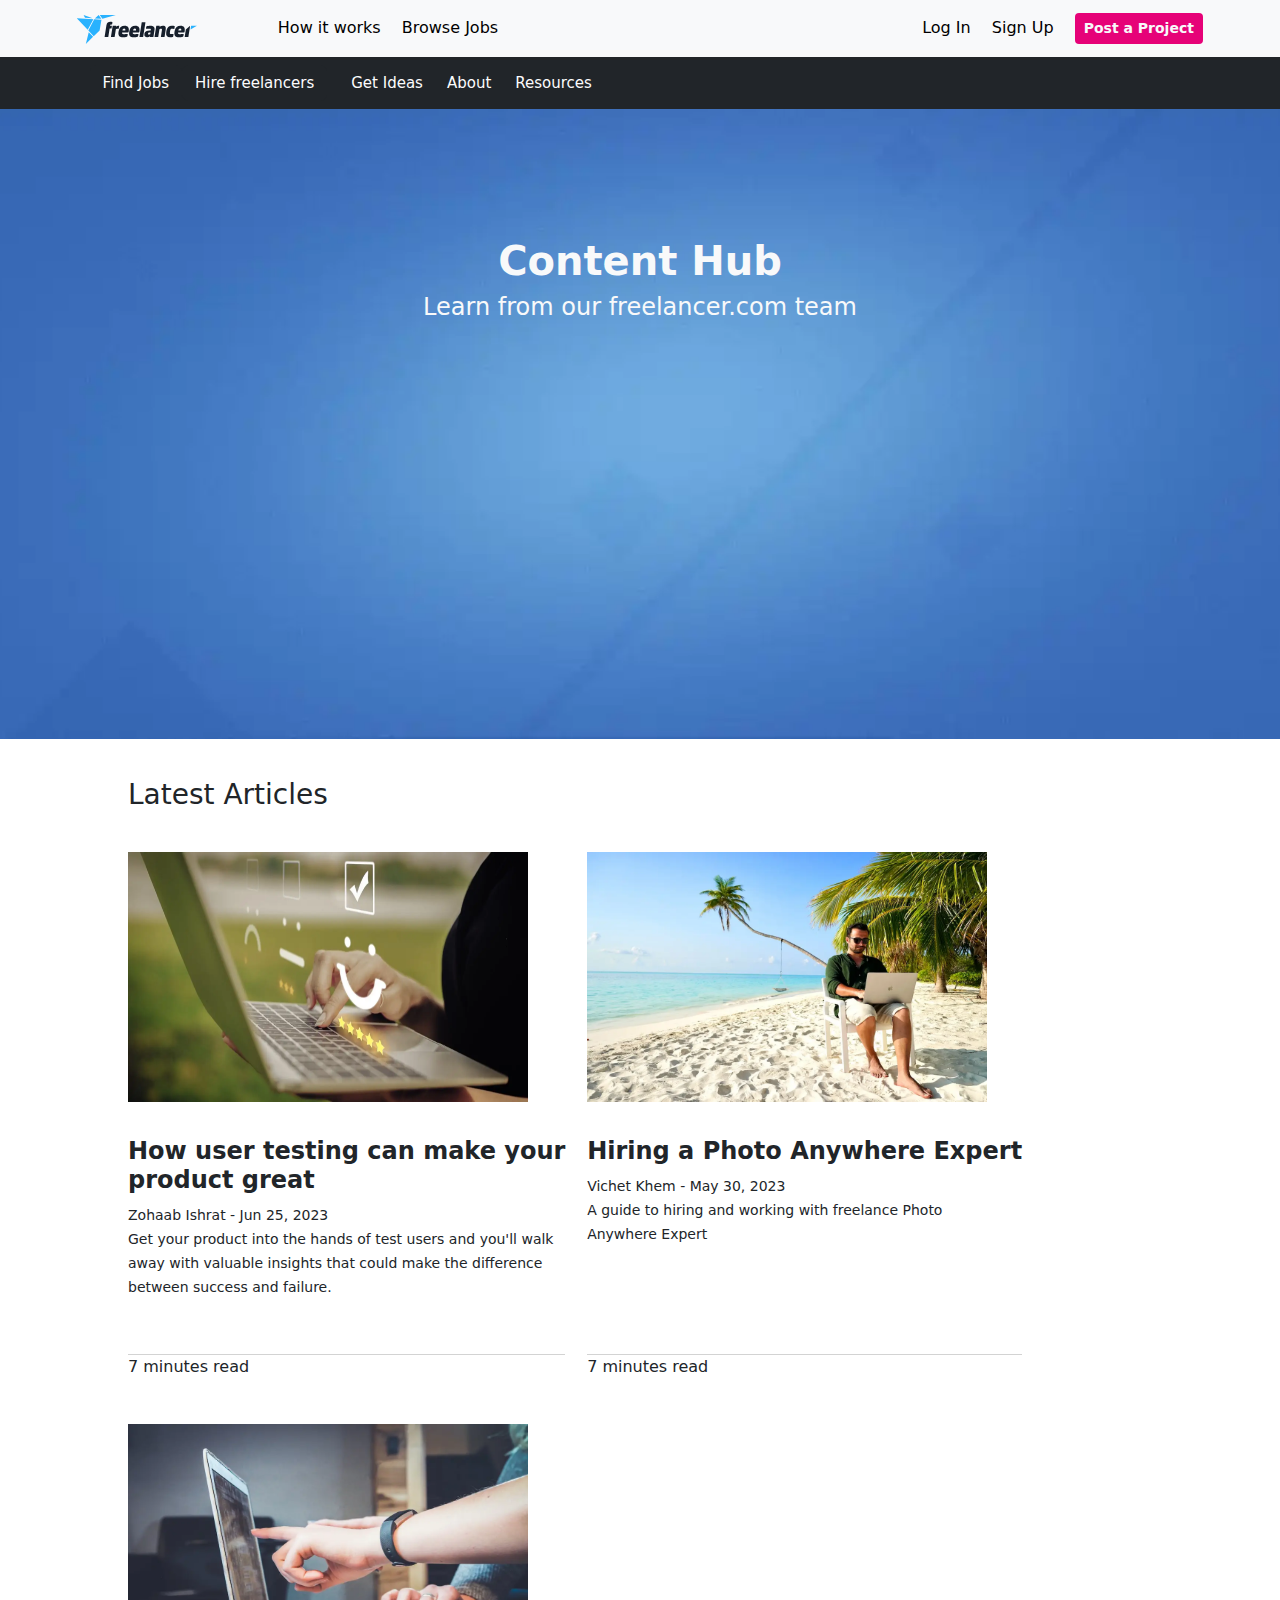
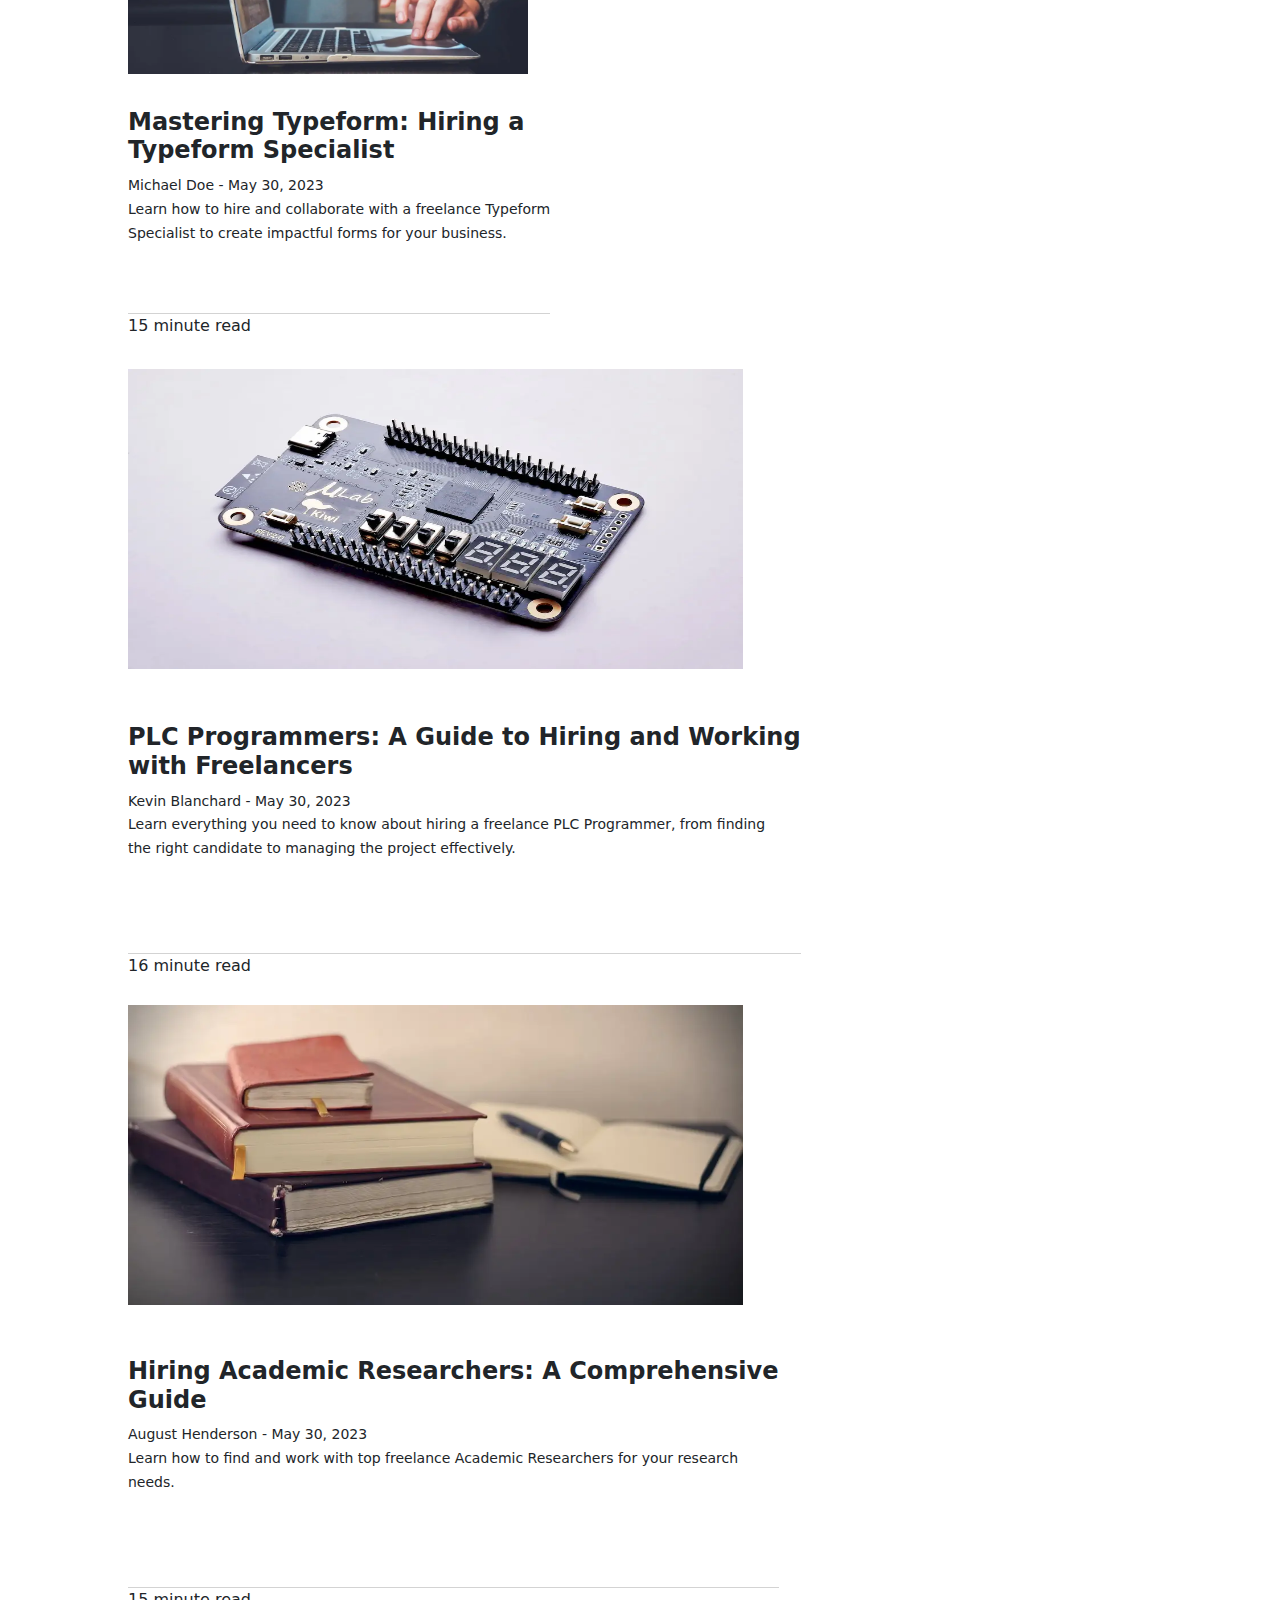
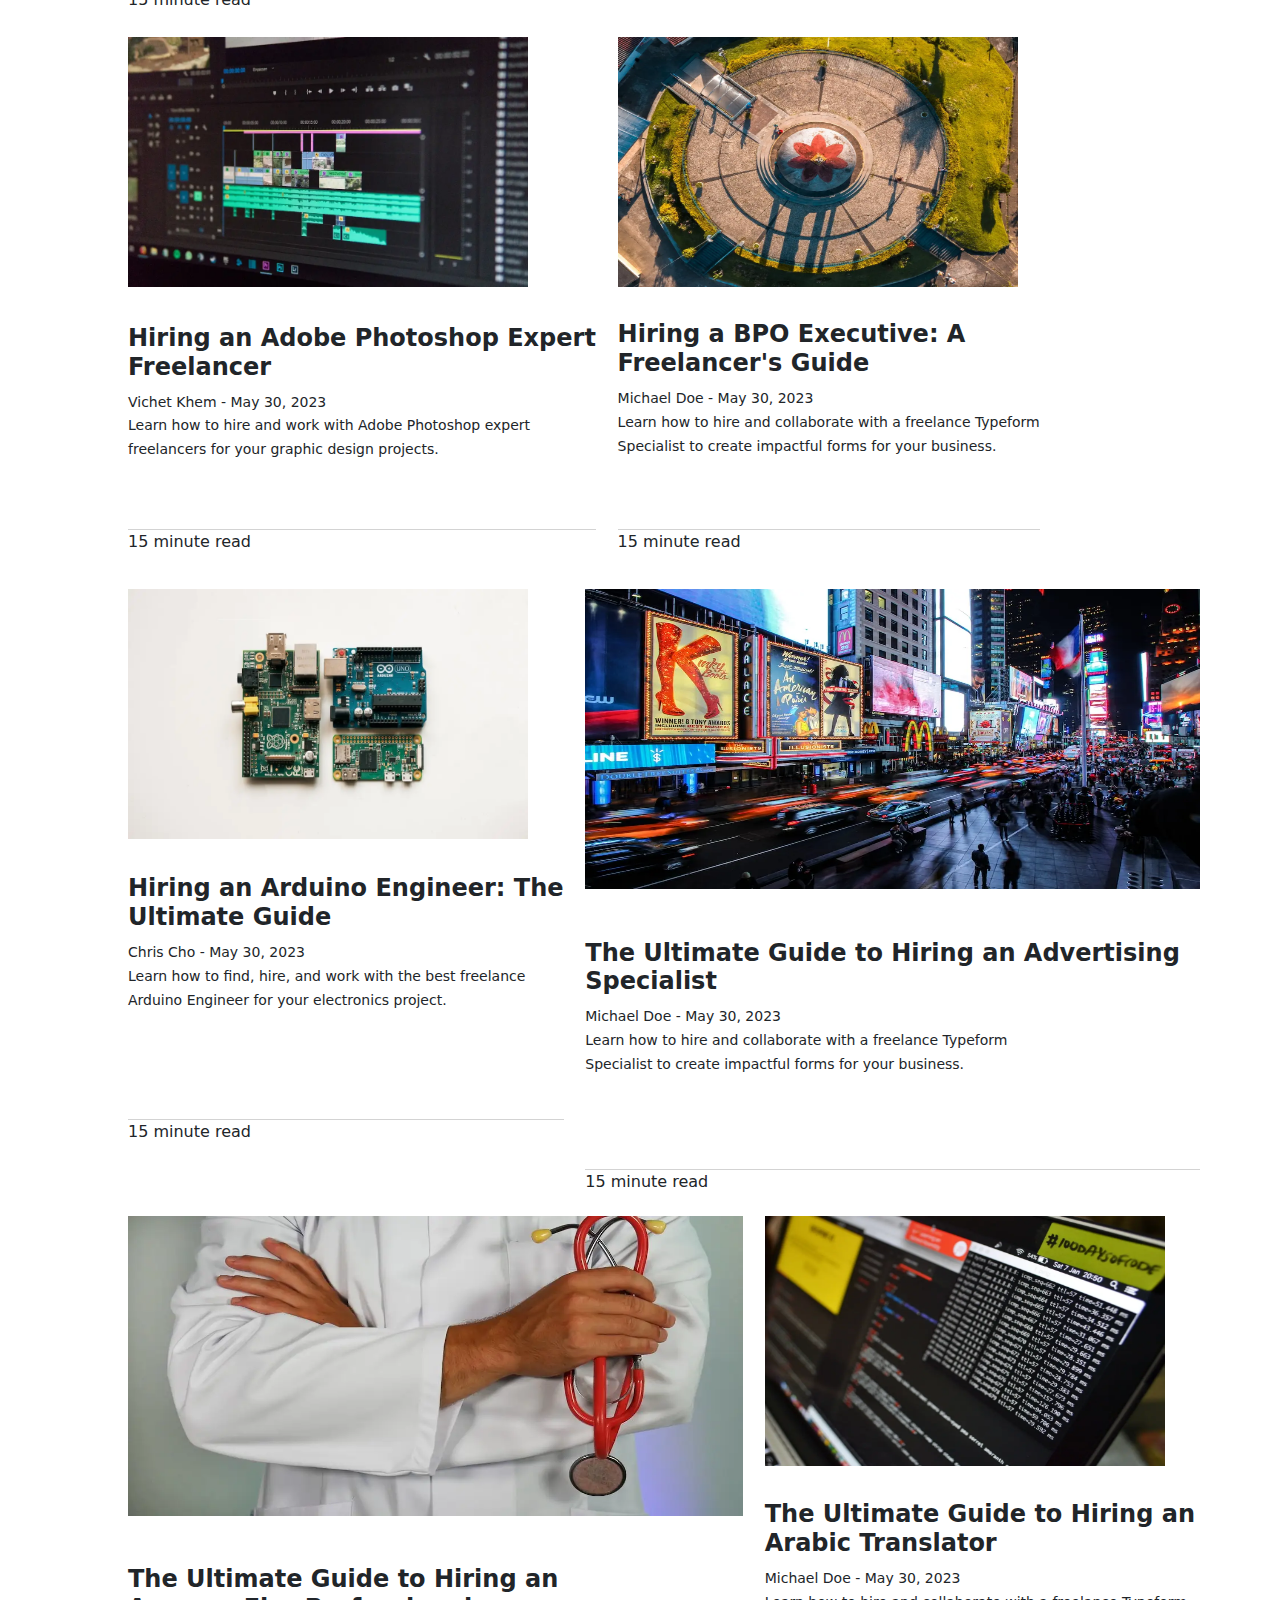
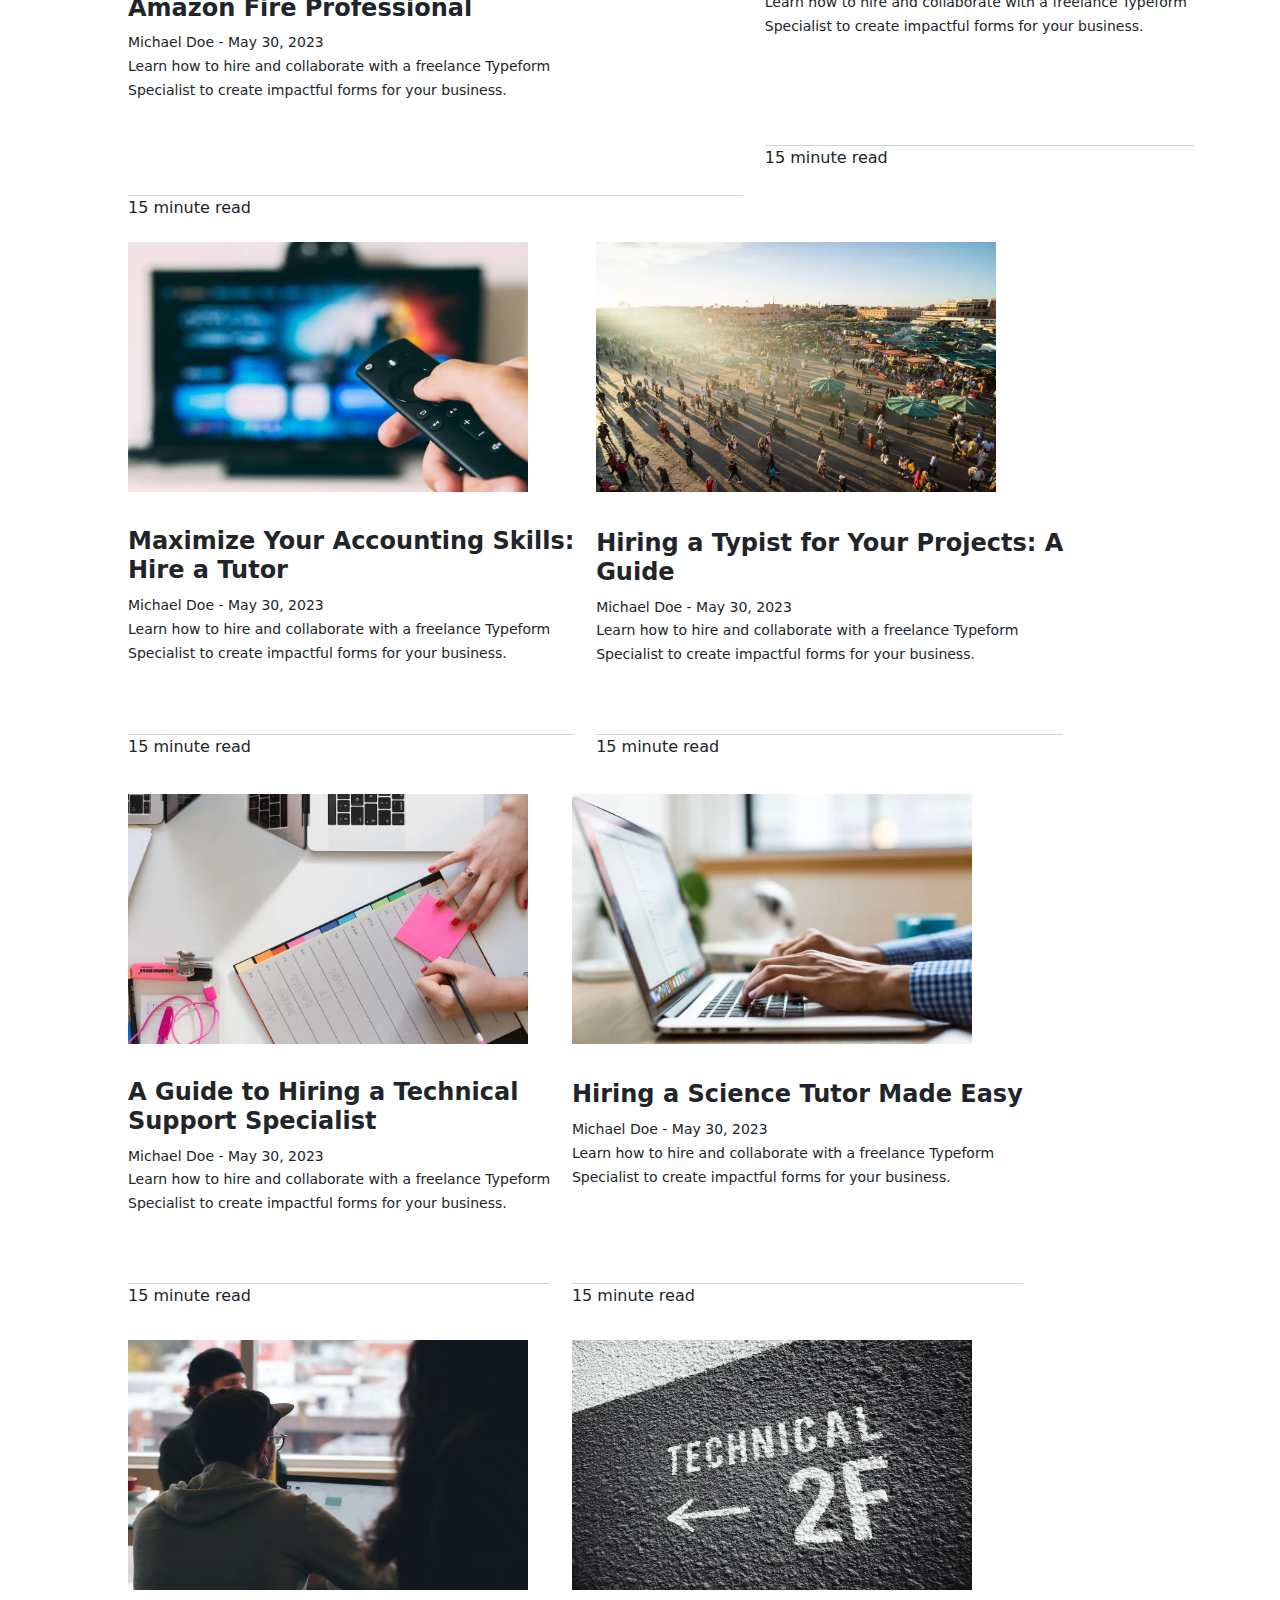
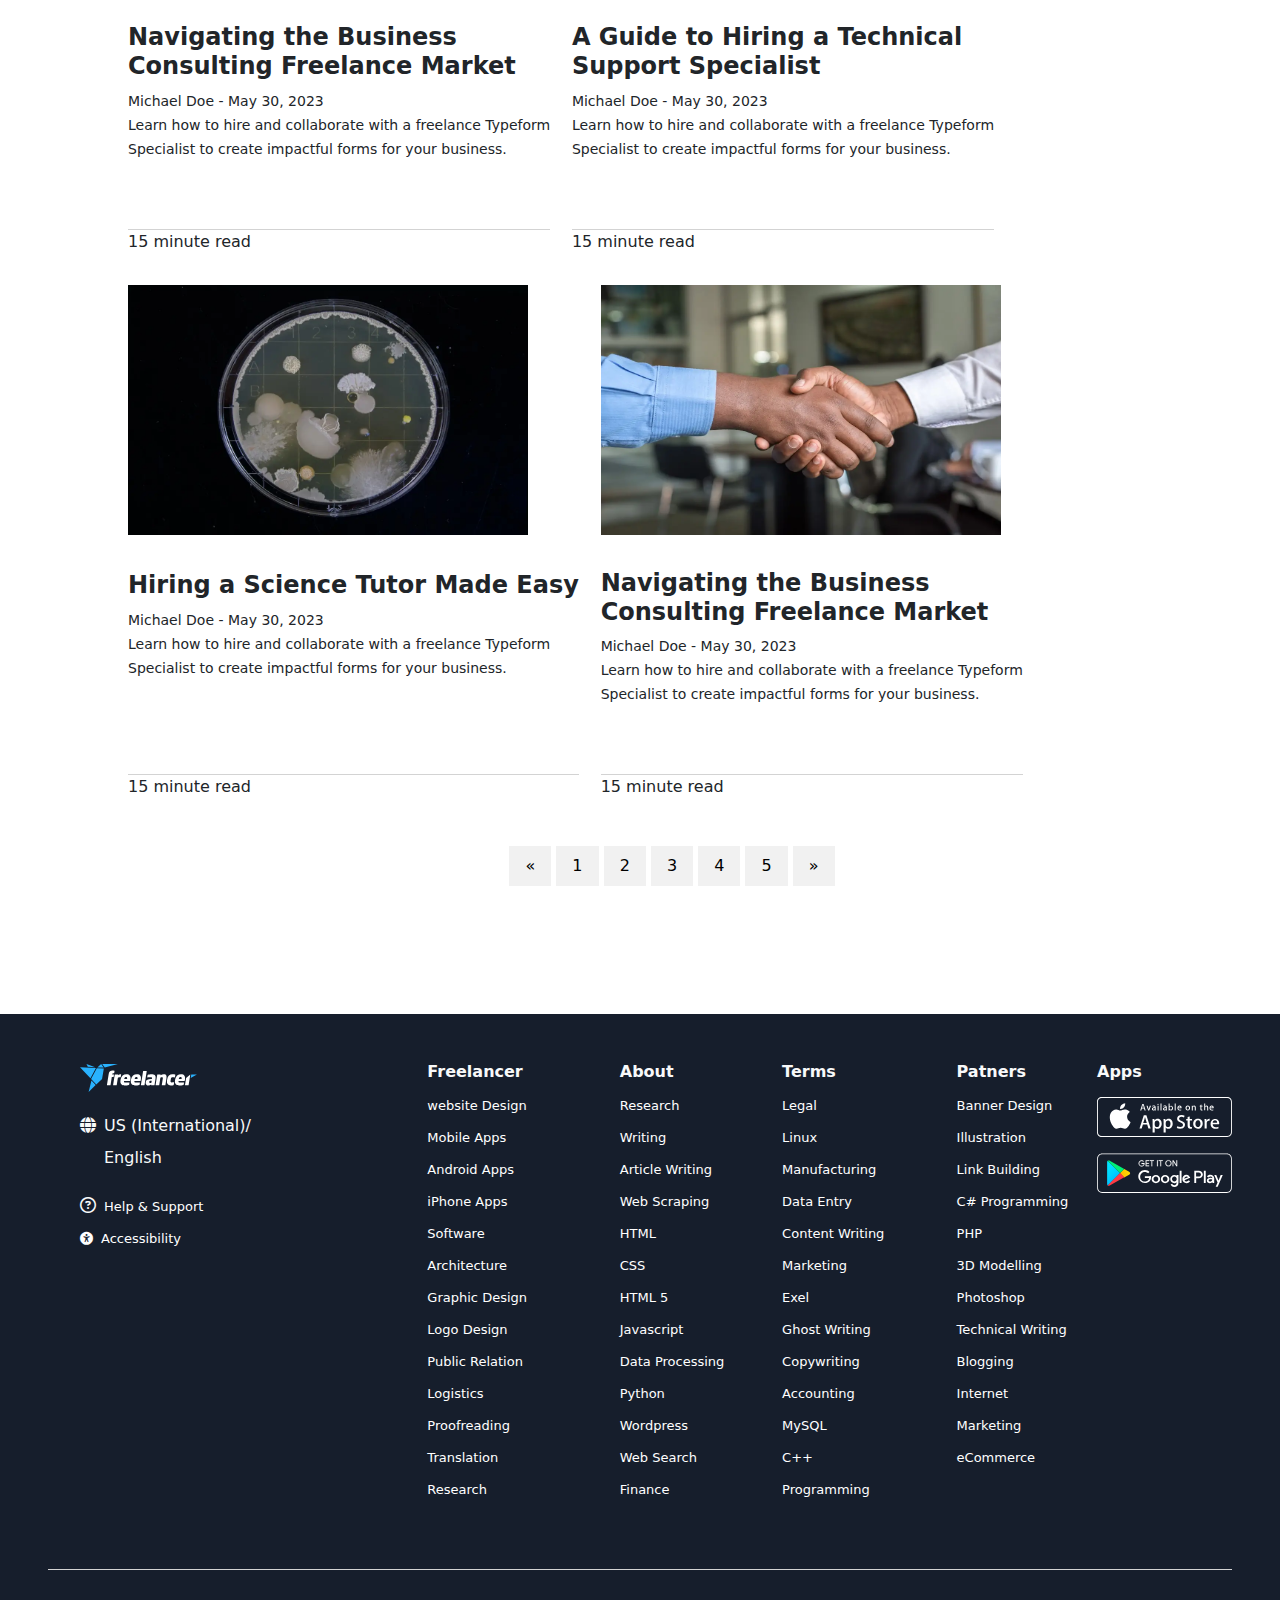
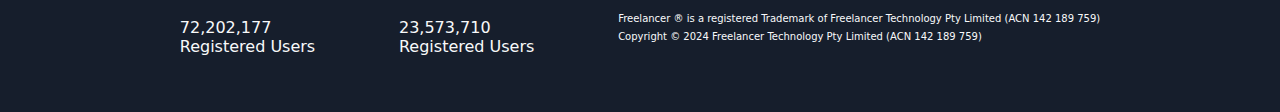
<file: resources.html>
<!DOCTYPE html>
<html lang="en">

<head>
    <meta charset="UTF-8">
    <meta name="viewport" content="width=device-width, initial-scale=1.0">
    <link rel="stylesheet" href="https://cdnjs.cloudflare.com/ajax/libs/font-awesome/6.5.1/css/all.min.css">
    <link rel="stylesheet" href="./index.css">
    <link rel="stylesheet" href="./works.css">
    <link rel="stylesheet" href="./resources.css">
    <link rel="stylesheet" href="./media.css" media="(max-width:800px)">
    <link rel="stylesheet" href="./bootstrap/node_modules/bootstrap/dist/css/bootstrap.min.css">

    <title>freelancer</title>
    <link rel="icon" href="./images/freelancer-logo.svg">
</head>

<body>

    <nav class="navbar sticky-top bg-body-tertiary d-flex justify-content-evenly">
        <div class="logo d-flex align-items-center">
            <a class="navbar-brand" href="./index.html"><img width="40%" src="./images/freelancer-logo.svg" alt=""></a>
            <div class="how"><a class="navbar-brand fs-6" href="./works.html">How it works</a>
                <a class="navbar-brand fs-6" href="">Browse Jobs</a>
            </div>
        </div>

        <div class="nav-signin">
            <a class="navbar-brand fs-6" href="./signin.html">Log In</a>
            <a class="navbar-brand fs-6" href="./signup.html">Sign Up</a>
            <button style="background-color: #E60278;" type="button" class="btn fw-bold text-light btn-sm">Post a
                Project</button>
        </div>
    </nav>
    <nav class="second-nav navbar navbar-expand navbar-dark bg-dark">
        <div class=" second-nav-div1 d-flex">
            <div class="collapse navbar-collapse" id="navbarNavDarkDropdown">
                <ul class="navbar-nav">
                    <li class="nav-item dropdown ">
                        <button style="font-size:15px;color: #fcfcfd;" class="btn btn-dark snd-nav"
                            data-bs-toggle="dropdown" aria-expanded="false">
                            Find Jobs
                        </button>
                        <ul style="font-size:15px;color: #fcfcfd;" class="dropdown-menu dropdown-menu-light drp-list">
                            <li><a class="dropdown-item" href="#">By Skills <i
                                        class="fa-solid fa-chevron-right ms-5"></i></a></li>
                            <li><a class="dropdown-item" href="#">By Language <i
                                        class="fa-solid fa-chevron-right ms-3"></i></a></li>
                            <li><a class="dropdown-item" href="#">Featured Jobs <i
                                        class="fa-solid fa-chevron-right ms-2"></i></a></li>
                            <li><a class="dropdown-item" href="#">Find Contests <i
                                        class="fa-solid fa-chevron-right ms-2"></i></a></li>
                        </ul>
                    </li>
                </ul>
            </div>

            <div class="collapse navbar-collapse" id="navbarNavDarkDropdown">
                <ul class="navbar-nav">
                    <li class="nav-item dropdown">
                        <button style="font-size:15px;color: #fcfcfd;" class="btn btn-dark" data-bs-toggle="dropdown"
                            aria-expanded="false">
                            Hire freelancers
                        </button>
                        <ul class="dropdown-menu dropdown-menu-light">
                            <li><a class="dropdown-item" href="#">By Skills <i
                                        class="fa-solid fa-chevron-right ms-5"></i></a></li>
                            <li><a class="dropdown-item" href="#">By Location <i
                                        class="fa-solid fa-chevron-right ms-4"></i></a></li>
                            <li><a class="dropdown-item" href="#">Skills Categories</a></li>
                        </ul>
                    </li>
                </ul>
            </div>
            <div class="collapse navbar-collapse" id="navbarNavDarkDropdown">
                <ul class="navbar-nav">
                    <li class="nav-item dropdown">
                        <a style="color: #fcfcfd; text-decoration: none;font-size:15px;" class="ps-4" href="./getideas.html">Get Ideas</a>
                        <ul class="dropdown-menu dropdown-menu-light">
                            <li><a class="dropdown-item" href="#">Get Web Design Ideas</a></li>
                            <li><a class="dropdown-item" href="#">Get Mobile App Design Ideas</a></li>
                            <li><a class="dropdown-item" href="#">Get Graphic Design Ideas</a></li>
                            <li><a class="dropdown-item" href="#">Get Logo Graphic Design Ideas</a></li>
                            <li><a class="dropdown-item" href="#">Get 3D Modelling Ideas</a></li>
                            <li><a class="dropdown-item" href="#">Get Illustration Ideas</a></li>
                            <li><a class="dropdown-item" href="#">Get Branding Ideas</a></li>
                            <li><a class="dropdown-item" href="#">Get Product Design Ideas</a></li>
                            <li><a class="dropdown-item" href="#">Get Web Packaging Design Ideas</a></li>
                            <li><a class="dropdown-item" href="#">Get Wordpress Ideas</a></li>
                        </ul>
                    </li>
                </ul>
            </div>
            <div class="collapse navbar-collapse " id="navbarNavDarkDropdown">
                <ul class="navbar-nav">
                    <li class="nav-item dropdown">
                        <a style="color: #fcfcfd; text-decoration: none;font-size:15px;" class="ps-4" href="./about.html">About</a>
                        <ul class="dropdown-menu dropdown-menu-light">
                            <li><a class="dropdown-item" href="#">Enterprise</a></li>
                            <li><a class="dropdown-item" href="#">Membership</a></li>
                            <li><a class="dropdown-item" href="#">Preffered freelancer Program</a></li>
                            <li><a class="dropdown-item" href="#">Get verified</a></li>
                        </ul>
                    </li>
                </ul>
            </div>
            <div class="collapse navbar-collapse" id="navbarNavDarkDropdown">
                <ul class="navbar-nav">
                    <li class="nav-item dropdown">
                        <a style="color: #fcfcfd; text-decoration: none;font-size:15px;" class="ps-4"
                            href="./resources.html">Resources</a>

                        <ul class="dropdown-menu dropdown-menu-light">
                            <li><a class="dropdown-item" href="#">What is Adope Photoshop</a></li>
                            <li><a class="dropdown-item" href="#">What is Android App Development</a></li>
                            <li><a class="dropdown-item" href="#">What is Article Writin</a></li>
                            <li><a class="dropdown-item" href="#">What is Data Entry</a></li>
                            <li><a class="dropdown-item" href="#">What is Graphic Design</a></li>
                            <li><a class="dropdown-item" href="#">What is HTML</a></li>
                            <li><a class="dropdown-item" href="#">What is Internet Marketing</a></li>
                            <li><a class="dropdown-item" href="#">What is iPhone App Development</a></li>
                            <li><a class="dropdown-item" href="#">What is JavaScript</a></li>
                            <li><a class="dropdown-item" href="#">What is Logo Design</a></li>
                            <li><a class="dropdown-item" href="#">What is Mobile App Development</a></li>
                            <li><a class="dropdown-item" href="#">What is PHP</a></li>
                            <li><a class="dropdown-item" href="#">What is Python</a></li>
                        </ul>
                    </li>
                </ul>
            </div>
        </div>
    </nav>
    <div class="re-landingP text-light text-center">
        <h1 class="fw-bolder">Content Hub</h1>
        <h4>Learn from our freelancer.com team</h4>
    </div>
    <div class="re-secondP">
        <h3 class="">Latest Articles</h3>
        <div class="fifthP-btm fifthP-snd">
            <div class="fifthP-btm-box1">
                <div class="fifthP-logo">
                    <img class="logo-img" src="./images/product-te.jpg" alt="">
                    <div class="gradient"></div>

                </div>
                <div class="logo-text">
                    <h4 class="logo-header">How user testing can make your <br> product great</h4>
                    <small>Zohaab Ishrat - Jun 25, 2023</small> <br>
                    <small class="mt-5 logo-para">Get your product into the hands of test users and you'll walk <br> away with valuable
                        insights that could make the difference <br> between success and failure.</small>
                </div>
                <span class="">7 minutes read</span>
            </div>
            
            <div class="fifthP-btm-box1">
                <div class="fifthP-logo">
                    <img class="logo-img" src="./images/photoanywh.jpg" alt="">
                    <div class="gradient"></div>

                </div>
                <div class="logo-text">
                    <h4 class="logo-header">Hiring a Photo Anywhere Expert</h4>
                    <small>Vichet Khem - May 30, 2023</small> <br>
                    <small class="mt-5 logo-para">A guide to hiring and working with freelance Photo<br> Anywhere Expert</small>
                </div>
                <span class="">7 minutes read</span>
            </div>
            <div class="fifthP-btm-box1">
                <div class="fifthP-logo">
                    <img class="logo-img" g src="./images/typeform.jpg" alt="">
                    <div class="gradient"></div>

                </div>
                <div class="logo-text">
                    <h4 class="logo-header">Mastering Typeform: Hiring a <br> Typeform Specialist</h4>
                    <small>Michael Doe - May 30, 2023</small> <br>
                    <small class="mt-5 logo-para">Learn how to hire and collaborate with a freelance
                        Typeform<br>Specialist to create impactful forms for your business. <br></small>
                </div>
                <span class="">15 minute read</span>
            </div>
            <div class="fifthP-btm-box1">
                <div class="fifthP-logo">
                    <img class="logo-img re-img" src="./images/plc.jpg" alt="">
                    <div class="gradient"></div>

                </div>
                <div class="logo-text wrap">
                    <h4 class="logo-header">PLC Programmers: A Guide to Hiring and Working<br>with Freelancers</h4>
                    <small>Kevin Blanchard - May 30, 2023</small> <br>
                    <small class="mt-5 logo-para">Learn everything you need to know about hiring a freelance PLC Programmer, from finding <br>the right candidate to managing the project effectively.</small>
                </div>
                <span class="">16 minute read</span>
            </div>
            <div class="fifthP-btm-box1">
                <div class="fifthP-logo">
                    <img class="logo-img re-img" src="./images/academic-r.jpg" alt="">
                    <div class="gradient"></div>

                </div>
                <div class="logo-text wrap">
                    <h4 class="logo-header">Hiring Academic Researchers: A Comprehensive <br> Guide</h4>
                    <small>August Henderson - May 30, 2023</small> <br>
                    <small class="mt-5 logo-para">Learn how to find and work with top freelance Academic Researchers for your research <br>needs.</small>
                </div>
                <span class="">15 minute read</span>
            </div>
            <div class="fifthP-btm-box1">
                <div class="fifthP-logo">
                    <img class="logo-img" src="./images/adobephoto.jpg" alt="">
                    <div class="gradient"></div>

                </div>
                <div class="logo-text">
                    <h4 class="logo-header">Hiring an Adobe Photoshop Expert <br>Freelancer</h4>
                    <small>Vichet Khem - May 30, 2023</small> <br>
                    <small class="mt-5 logo-para">Learn how to hire and work with Adobe Photoshop expert <br>freelancers for your graphic design projects.</small>
                </div>
                <span class="">15 minute read</span>
            </div>
            <div class="fifthP-btm-box1">
                <div class="fifthP-logo">
                    <img class="logo-img" src="./images/bpo.jpg" alt="">
                    <div class="gradient"></div>

                </div>
                <div class="logo-text">
                    <h4 class="logo-header">Hiring a BPO Executive: A <br> Freelancer's Guide</h4>
                    <small>Michael Doe - May 30, 2023</small> <br>
                    <small class="mt-5 logo-para">Learn how to hire and collaborate with a freelance
                        Typeform<br>Specialist to create impactful forms for your business. <br></small>
                </div>
                <span class="">15 minute read</span>
            </div>
            <div class="fifthP-btm-box1">
                <div class="fifthP-logo">
                    <img class="logo-img" src="./images/arduino.jpg" alt="">
                    <div class="gradient"></div>

                </div>
                <div class="logo-text">
                    <h4 class="logo-header">Hiring an Arduino Engineer: The <br> Ultimate Guide</h4>
                    <small>Chris Cho - May 30, 2023</small> <br>
                    <small class="mt-5 logo-para">Learn how to find, hire, and work with the best freelance<br>Arduino Engineer for your electronics project. <br></small>
                </div>
                <span class="">15 minute read</span>
            </div>
            <div class="fifthP-btm-box1">
                <div class="fifthP-logo">
                    <img class="logo-img re-img" src="./images/advertisin.jpg" alt="">
                    <div class="gradient"></div>

                </div>
                <div class="logo-text wrap">
                    <h4 class="logo-header">The Ultimate Guide to Hiring an Advertising  <br> Specialist</h4>
                    <small>Michael Doe - May 30, 2023</small> <br>
                    <small class="mt-5 logo-para">Learn how to hire and collaborate with a freelance
                        Typeform<br>Specialist to create impactful forms for your business. <br></small>
                </div>
                <span class="">15 minute read</span>
            </div>
            <div class="fifthP-btm-box1">
                <div class="fifthP-logo">
                    <img class="logo-img re-img" src="./images/billing.jpg" alt="">
                    <div class="gradient"></div>

                </div>
                <div class="logo-text wrap">
                    <h4 class="logo-header">The Ultimate Guide to Hiring an <br> Amazon Fire Professional</h4>
                    <small>Michael Doe - May 30, 2023</small> <br>
                    <small class="mt-5 logo-para">Learn how to hire and collaborate with a freelance
                        Typeform<br>Specialist to create impactful forms for your business. <br></small>
                </div>
                <span class="">15 minute read</span>
            </div>
            <div class="fifthP-btm-box1">
                <div class="fifthP-logo">
                    <img class="logo-img" src="./images/cncprogram.jpg" alt="">
                    <div class="gradient"></div>

                </div>
                <div class="logo-text">
                    <h4 class="logo-header">The Ultimate Guide to Hiring an <br> Arabic Translator</h4>
                    <small>Michael Doe - May 30, 2023</small> <br>
                    <small class="mt-5 logo-para">Learn how to hire and collaborate with a freelance
                        Typeform<br>Specialist to create impactful forms for your business. <br></small>
                </div>
                <span class="">15 minute read</span>
            </div>
            <div class="fifthP-btm-box1">
                <div class="fifthP-logo">
                    <img class="logo-img" src="./images/amazonfire.jpg" alt="">
                    <div class="gradient"></div>

                </div>
                <div class="logo-text">
                    <h4 class="logo-header">Maximize Your Accounting Skills: <br> Hire a Tutor</h4>
                    <small>Michael Doe - May 30, 2023</small> <br>
                    <small class="mt-5 logo-para">Learn how to hire and collaborate with a freelance
                        Typeform<br>Specialist to create impactful forms for your business. <br></small>
                </div>
                <span class="">15 minute read</span>
            </div>
            <div class="fifthP-btm-box1">
                <div class="fifthP-logo">
                    <img class="logo-img" src="./images/arabictran.jpg" alt="">
                    <div class="gradient"></div>

                </div>
                <div class="logo-text">
                    <h4 class="logo-header">Hiring a Typist for Your Projects: A<br> Guide</h4>
                    <small>Michael Doe - May 30, 2023</small> <br>
                    <small class="mt-5 logo-para">Learn how to hire and collaborate with a freelance
                        Typeform<br>Specialist to create impactful forms for your business. <br></small>
                </div>
                <span class="">15 minute read</span>
            </div>
            <div class="fifthP-btm-box1">
                <div class="fifthP-logo">
                    <img class="logo-img" src="./images/accounting.jpg" alt="">
                    <div class="gradient"></div>

                </div>
                <div class="logo-text">
                    <h4 class="logo-header">A Guide to Hiring a Technical <br> Support Specialist</h4>
                    <small>Michael Doe - May 30, 2023</small> <br>
                    <small class="mt-5 logo-para">Learn how to hire and collaborate with a freelance
                        Typeform<br>Specialist to create impactful forms for your business. <br></small>
                </div>
                <span class="">15 minute read</span>
            </div>
            <div class="fifthP-btm-box1">
                <div class="fifthP-logo">
                    <img class="logo-img" src="./images/typing.jpg" alt="">
                    <div class="gradient"></div>

                </div>
                <div class="logo-text">
                    <h4 class="logo-header">Hiring a Science Tutor Made Easy</h4>
                    <small>Michael Doe - May 30, 2023</small> <br>
                    <small class="mt-5 logo-para">Learn how to hire and collaborate with a freelance
                        Typeform<br>Specialist to create impactful forms for your business. <br></small>
                </div>
                <span class="">15 minute read</span>
            </div>
            <div class="fifthP-btm-box1">
                <div class="fifthP-logo">
                    <img class="logo-img" src="./images/interprete.jpg" alt="">
                    <div class="gradient"></div>

                </div>
                <div class="logo-text">
                    <h4 class="logo-header">Navigating the Business<br> Consulting Freelance Market</h4>
                    <small>Michael Doe - May 30, 2023</small> <br>
                    <small class="mt-5 logo-para">Learn how to hire and collaborate with a freelance
                        Typeform<br>Specialist to create impactful forms for your business. <br></small>
                </div>
                <span class="">15 minute read</span>
            </div>
            <div class="fifthP-btm-box1">
                <div class="fifthP-logo">
                    <img class="logo-img" src="./images/technicals.jpg" alt="">
                    <div class="gradient"></div>

                </div>
                <div class="logo-text">
                    <h4 class="logo-header">A Guide to Hiring a Technical <br> Support Specialist</h4>
                    <small>Michael Doe - May 30, 2023</small> <br>
                    <small class="mt-5 logo-para">Learn how to hire and collaborate with a freelance
                        Typeform<br>Specialist to create impactful forms for your business. <br></small>
                </div>
                <span class="">15 minute read</span>
            </div>
            <div class="fifthP-btm-box1">
                <div class="fifthP-logo">
                    <img class="logo-img" src="./images/sciencetut.jpg" alt="">
                    <div class="gradient"></div>

                </div>
                <div class="logo-text">
                    <h4 class="logo-header">Hiring a Science Tutor Made Easy</h4>
                    <small>Michael Doe - May 30, 2023</small> <br>
                    <small class="mt-5 logo-para">Learn how to hire and collaborate with a freelance
                        Typeform<br>Specialist to create impactful forms for your business. <br></small>
                </div>
                <span class="">15 minute read</span>
            </div>
            <div class="fifthP-btm-box1">
                <div class="fifthP-logo">
                    <img class="logo-img" src="./images/businessco.jpg" alt="">
                    <div class="gradient"></div>

                </div>
                <div class="logo-text">
                    <h4 class="logo-header">Navigating the Business<br> Consulting Freelance Market</h4>
                    <small>Michael Doe - May 30, 2023</small> <br>
                    <small class="mt-5 logo-para">Learn how to hire and collaborate with a freelance
                        Typeform<br>Specialist to create impactful forms for your business. <br></small>
                </div>
                <span class="">15 minute read</span>
            </div>
            <div class="fifthP-btn pt-5">
                <a href="#" class="previous">&laquo;</a>
                <a href="">1</a>
                <a href="">2</a>
                <a href="">3</a>
                <a href="">4</a>
                <a href="">5</a>
                <a href="#" class="next">&raquo;</a>
            </div>
        </div>
    </div>

    <div style="background-color:#161E2C;" class="tenth-page text-light">
        <div style="background-color:#161E2C;" class="sixth-page d-flex p-5  justify-content-evenly">

            <div class="sixth-page-right1">
                <ul>
                    <div class="footer-log mb-3">
                        <li><img width="40%" src="./images/freelancer-logo-light.svg" alt=""></li>
                    </div>
                    <li><i class="fa-solid fa-globe pe-2"></i><a href=""></a>US (International)/ <p class="ps-4">
                            English
                        <p></p>
                    </li>
                    <li><i class="fa-regular fa-circle-question pe-2"></i><a href="">Help & Support</a< /li>
                    <li><i class="fa-solid fa-universal-access pe-2"></i><a href="">Accessibility</a></li>
                </ul>
            </div>
            <div class="sixth-page-right1">
                <ul>
                    <h6 class="fw-bold">Freelancer</h6>
                    <li><a href="">website Design</a></li>
                    <li><a href="">Mobile Apps</a></li>
                    <li><a href="">Android Apps</a></li>
                    <li><a href="">iPhone Apps</a></li>
                    <li><a href="">Software Architecture</a></li>
                    <li><a href="">Graphic Design</a></li>
                    <li><a href="">Logo Design</a></li>
                    <li><a href="">Public Relation</a></li>
                    <li><a href="">Logistics</a></li>
                    <li><a href="">Proofreading</a></li>
                    <li><a href="">Translation</a></li>
                    <li><a href="">Research</a></li>
                </ul>
            </div>
            <div class="sixth-page-right1">
                <ul>
                    <h6 class="fw-bold">About</h6>
                    <li><a href="">Research Writing</a></li>
                    <li><a href="">Article Writing</a></li>
                    <li><a href="">Web Scraping</a></li>
                    <li><a href="">HTML</a></li>
                    <li><a href="">CSS</a></li>
                    <li><a href="">HTML 5</a></li>
                    <li><a href="">Javascript</a></li>
                    <li><a href="">Data Processing</a></li>
                    <li><a href="">Python</a></li>
                    <li><a href="">Wordpress</a></li>
                    <li><a href="">Web Search</a></li>
                    <li><a href="">Finance</a></li>
                </ul>
            </div>
            <div class="sixth-page-right1">
                <ul>
                    <h6 class="fw-bold">Terms</h6>
                    <li><a href="">Legal</a></li>
                    <li><a href="">Linux</a></li>
                    <li><a href="">Manufacturing</a></li>
                    <li><a href="">Data Entry</a></li>
                    <li><a href="">Content Writing</a></li>
                    <li><a href="">Marketing</a></li>
                    <li><a href="">Exel</a></li>
                    <li><a href="">Ghost Writing</a></li>
                    <li><a href="">Copywriting</a></li>
                    <li><a href="">Accounting</a></li>
                    <li><a href="">MySQL</a></li>
                    <li><a href="">C++ Programming</a></li>
                </ul>
            </div>
            <div class="sixth-page-right1">
                <ul>
                    <h6 class="fw-bold">Patners</h6>
                    <li><a href="">Banner Design</a></li>
                    <li><a href="">Illustration</a></li>
                    <li><a href="">Link Building</a></li>
                    <li><a href="">C# Programming</a></li>
                    <li><a href="">PHP</a></li>
                    <li><a href="">3D Modelling</a></li>
                    <li><a href="">Photoshop</a></li>
                    <li><a href="">Technical Writing</a></li>
                    <li><a href="">Blogging</a></li>
                    <li><a href="">Internet Marketing</a></li>
                    <li><a href="">eCommerce</a></li>
                    <li></li>
                </ul>
            </div>
            <div class="sixth-page-right1"><h6 class="fw-bold">Apps</h6 class="fw-bold">
                <div class="appstore">
                    <div class="mb-3 mt-3"><img src="./images/app-store.svg" alt=""></div>
                    <div>
                        <img src="./images/google-play.svg" alt="">
                    </div>
                </div>            
            </div>
        </div>
        <div class="footer mx-5 p-5 d-flex justify-content-evenly">
            <div class="footer-first">
                <h6>72,202,177</h6>
                <p>Registered Users</p>
            </div>
            <div class="footer-second">
                <h6>23,573,710</h6>
                <p>Registered Users</p>
            </div>
            <div class="footer-third">
                <p>Freelancer ® is a registered Trademark of Freelancer Technology Pty Limited (ACN 142 189
                    759)</p>
                <p>Copyright © 2024 Freelancer Technology Pty Limited (ACN 142 189 759)</p>
            </div>
        </div>
    </div>
    <script src="./bootstrap/node_modules/bootstrap/dist/js/bootstrap.bundle.min.js"></script>
</body>

</html>
</file>
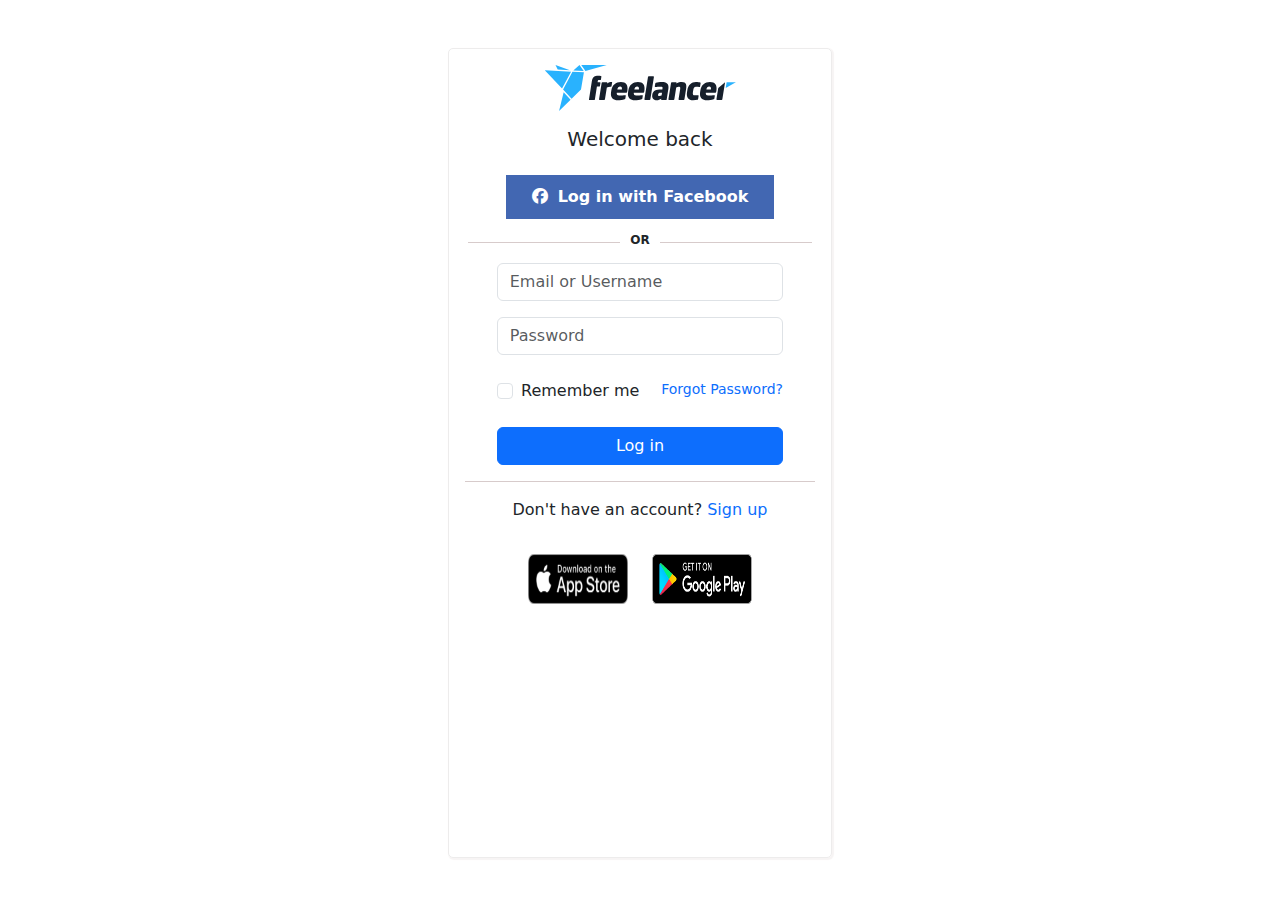
<file: signin.html>
<!DOCTYPE html>
<html lang="en">

<head>
    <meta charset="UTF-8">
    <meta name="viewport" content="width=device-width, initial-scale=1.0">
    <link rel="stylesheet" href="https://cdnjs.cloudflare.com/ajax/libs/font-awesome/6.5.1/css/all.min.css">
    <link rel="stylesheet" href="./signin.css">
    <link rel="stylesheet" href="./bootstrap/node_modules/bootstrap/dist/css/bootstrap.min.css">
    <title>Log in</title>

</head>

<body>
    <div class="container-body">
        <div class="form-container pt-3 mt-5">
            <header class="text-center">
                <a href="./index.html"><img width="50%" src="./images/freelancer-logo.svg" alt=""></a>
                
            </header>
            <h5 class="text-dark py-3 text-center">Welcome back</h5>
            <div class="text-center">
                <button class="fb-btn m-auto"><a href="facebook.com"><i class="fa-brands fa-facebook"></i>Log
                        in with Facebook</a></button>
            </div>

            <div class="line">
                <p><span class="fw-bold">OR</span></p>
            </div>

            <input class="m-auto my-3 w-75 form-control" type="email" placeholder="Email or Username"
                aria-label="default input example">
            <input class="m-auto w-75 form-control" type="password" placeholder="Password"
                aria-label="default input example">
            <div class="form-check ps-5 m-4">
                <input class="form-check-input" type="checkbox" value="" id="flexCheckDefault">
                <label class="form-check-label" for="flexCheckDefault">
                    Remember me
                </label>
                <small class="float-end me-4 text-primary">Forgot Password?</small>
            </div>
            <div class="d-grid w-75 fw-bold col-6 mx-auto">
                <button class="btn btn-primary" type="button">Log in</button>
            </div>
            <div class="signup text-center m-3">
                <p class="p-3">Don't have an account?<a class="fs-6 link-offset-2 link-offset-3-hover link-underline link-underline-opacity-0 link-underline-opacity-75-hover" href="./signup.html">                    Sign up
                  </a></p>
            </div>
            <div class="download justify-content-center d-flex gap-4">
                <img  height="50px" width="100px" src="./images/apple-app-store-badge.webp" alt="">
                <img height="50px" width="100px" src="./images/google-play-store-badge.webp" alt="">
            </div>
        </div>

    </div>

</body>

</html>
</file>
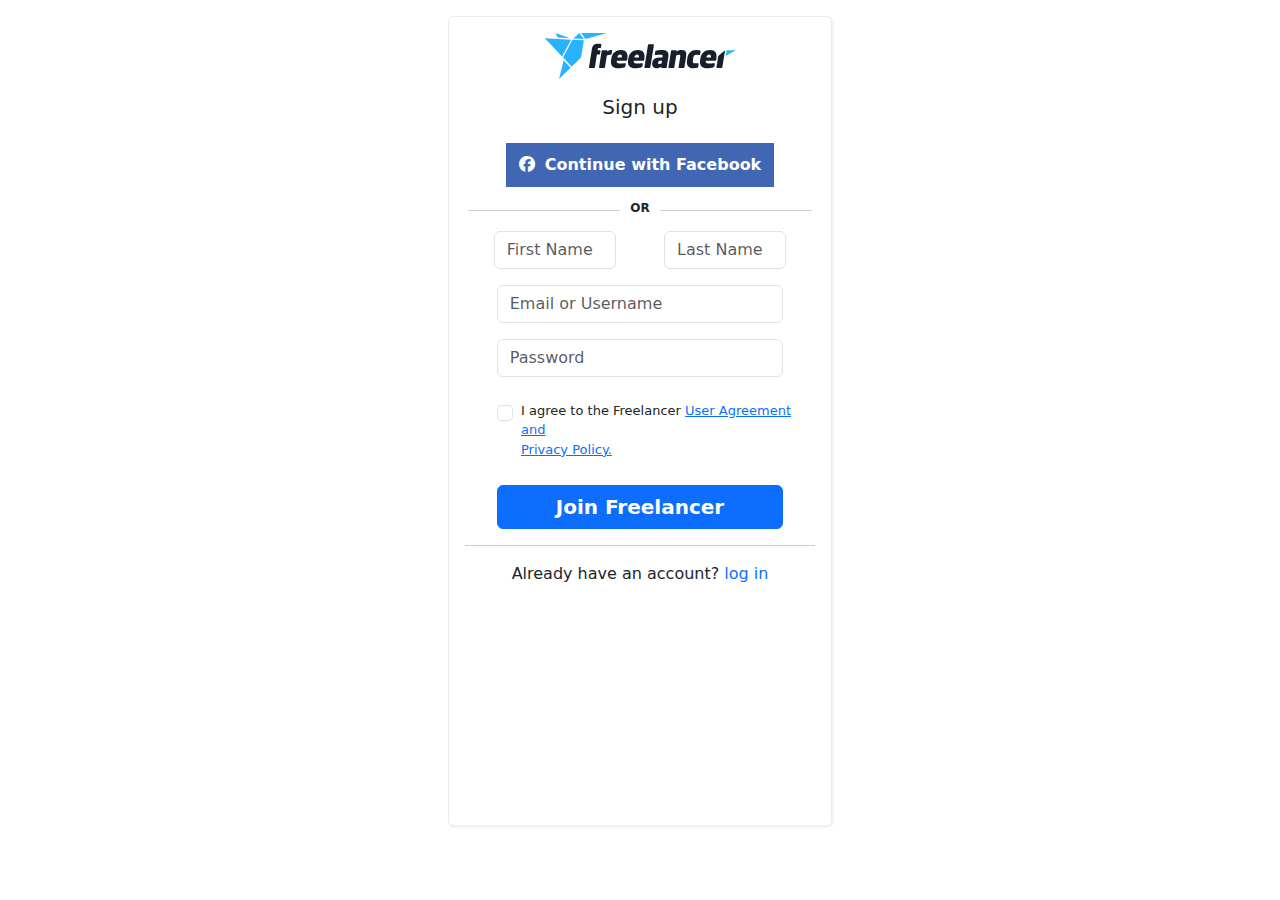
<file: signup.html>
<!DOCTYPE html>
<html lang="en">

<head>
    <meta charset="UTF-8">
    <meta name="viewport" content="width=device-width, initial-scale=1.0">
    <link rel="stylesheet" href="https://cdnjs.cloudflare.com/ajax/libs/font-awesome/6.5.1/css/all.min.css">
    <link rel="stylesheet" href="./signup.css">
    <link rel="stylesheet" href="./bootstrap/node_modules/bootstrap/dist/css/bootstrap.min.css">
    <title>sign up</title>

</head>

<body>
    <div class="container-body">
        <div class="form-container pt-3 mt-3">
            <header class="text-center">
                <a href="./index.html"><img width="50%" src="./images/freelancer-logo.svg" alt=""></a>
                
            </header>
            <h5 class="text-dark py-3 text-center">Sign up</h5>
            <div class="text-center">
                <button class="fb-btn m-auto"><a href="facebook.com"><i class="fa-brands fa-facebook"></i>Continue with Facebook</a></button>
            </div>

            <div class="line">
                <p><span class="fw-bold">OR</span></p>
            </div>
<div class="username d-flex justify-content-center gap-5">
    <input class="form-control" type="text" placeholder="First Name">
    <input class="form-control" type="text" placeholder="Last Name">
</div>
            <input class="m-auto my-3 w-75 form-control" type="email" placeholder="Email or Username"
                aria-label="default input example">
            <input class="m-auto w-75 form-control" type="password" placeholder="Password"
                aria-label="default input example">
            <div class="form-check ps-5 m-4">
                <input class="form-check-input" type="checkbox" value="" id="flexCheckDefault">
                <label class="form-check-label terms" for="flexCheckDefault">
                    I agree to the Freelancer <a href="https://www.freelancer.com/about/terms">User Agreement and <br> Privacy Policy.</a>
                </label>
                
            </div>
            <div class="d-grid w-75 fw-bold col-6 mx-auto">
                <button class="btn btn-primary fw-bold fs-5" type="button">Join Freelancer</button>
            </div>
            <div class="signup text-center m-3">
                <p class="p-3">Already have an account?<a class="fs-6 link-offset-2 link-offset-3-hover link-underline link-underline-opacity-0 link-underline-opacity-75-hover" href="./signin.html">                    log in
                  </a></p>
            </div>
        </div>

    </div>

</body>

</html>
</file>
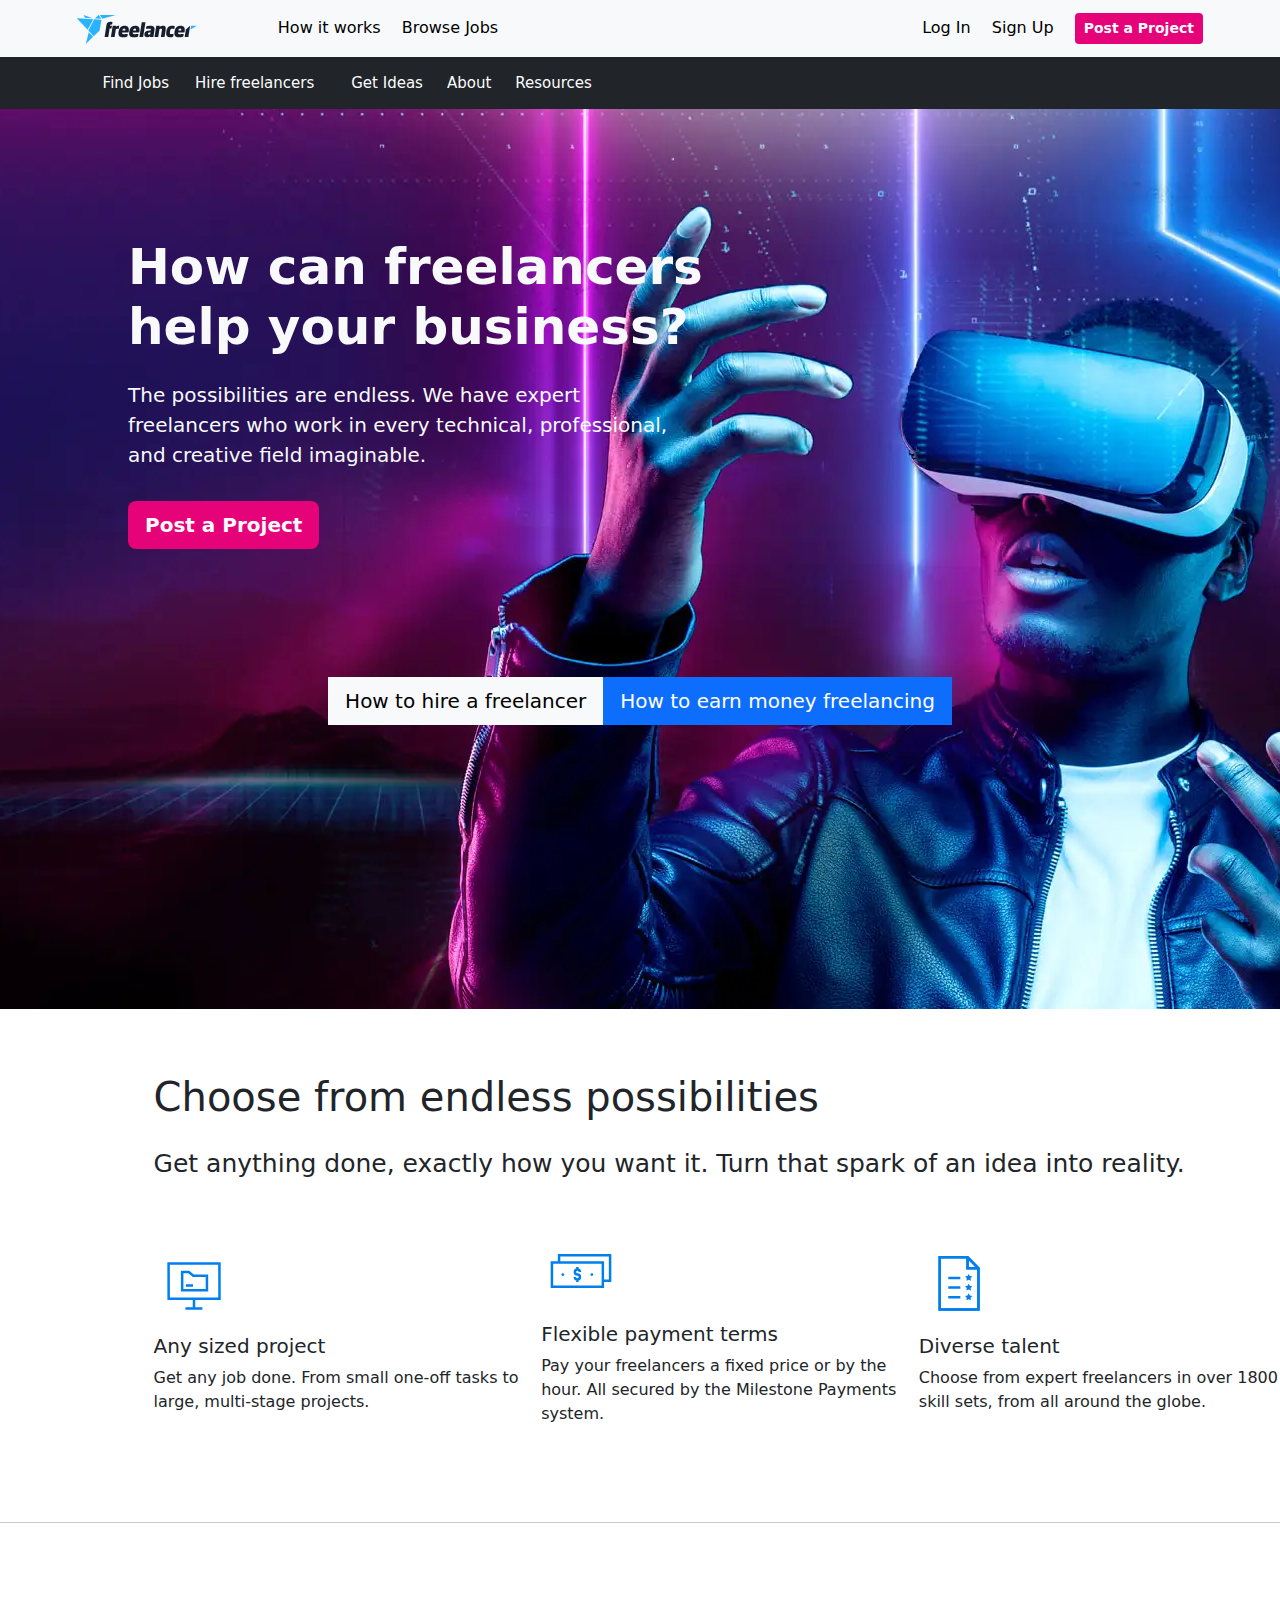
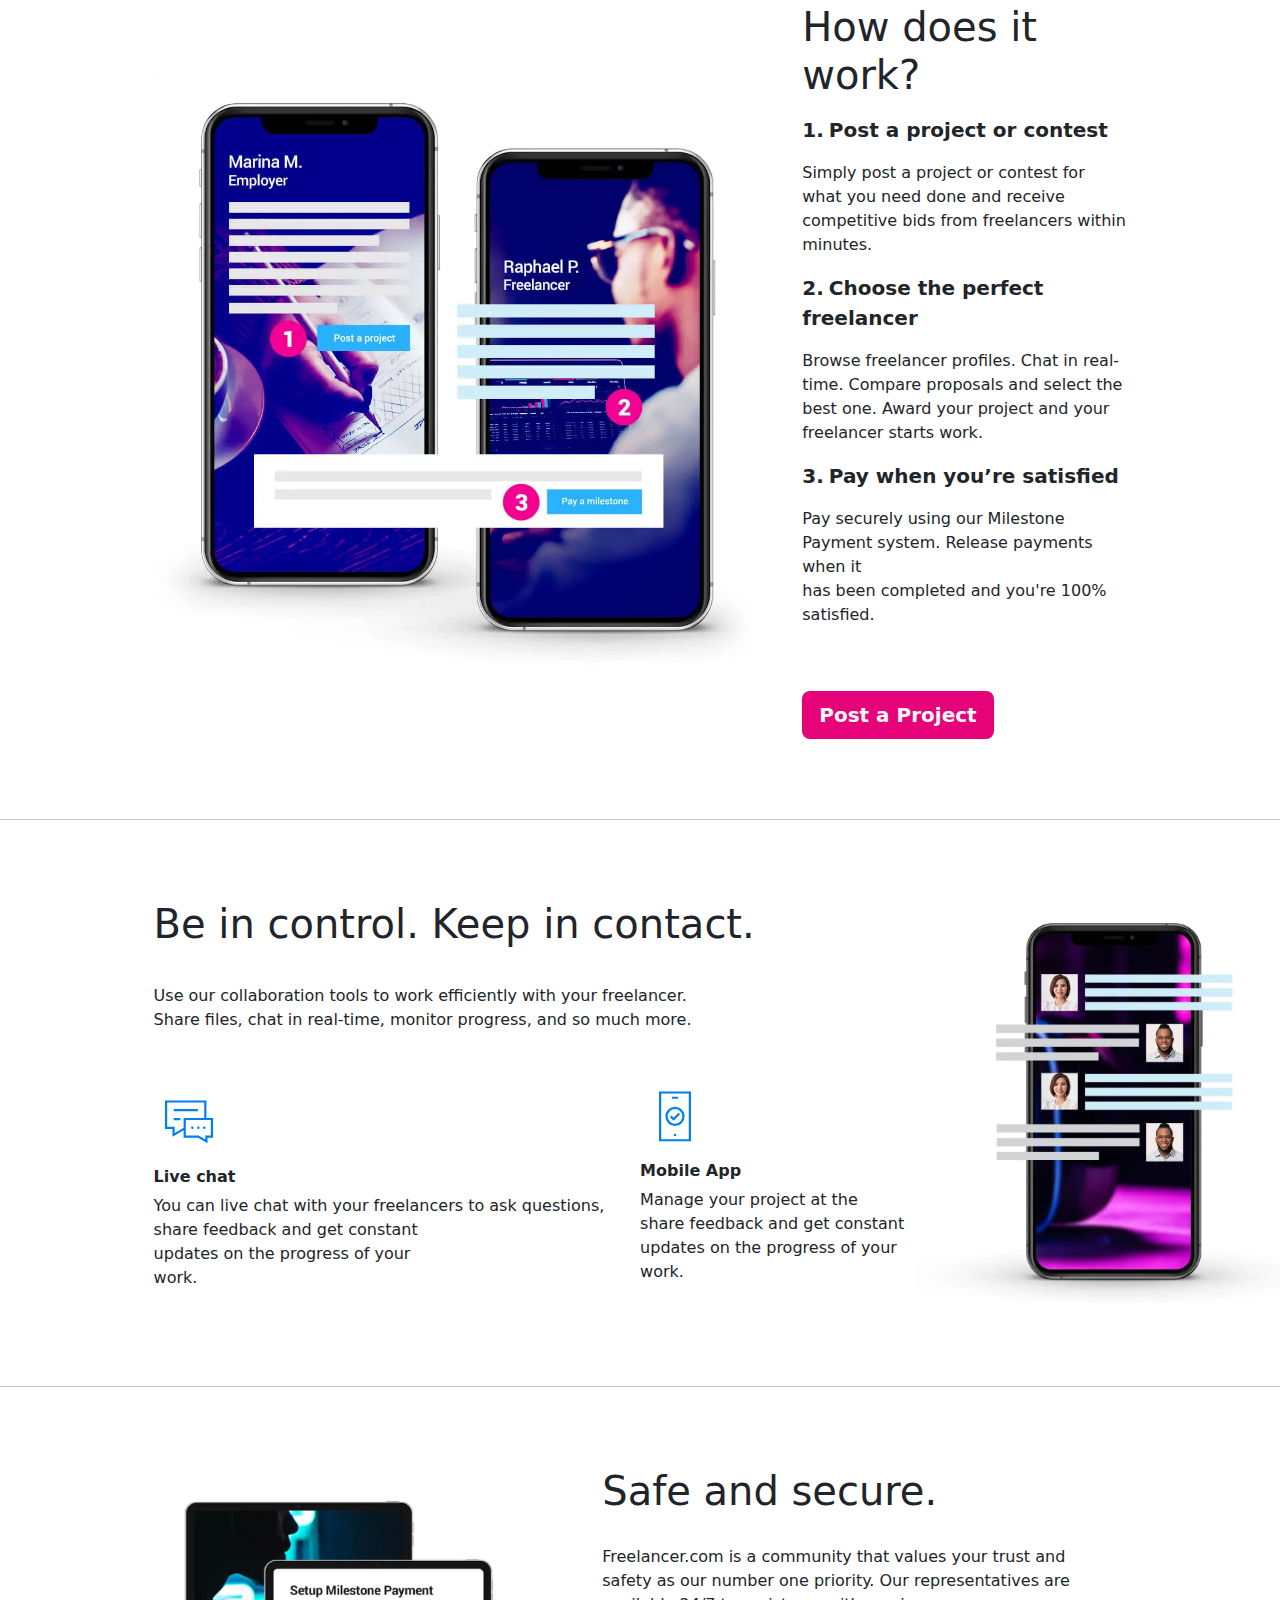
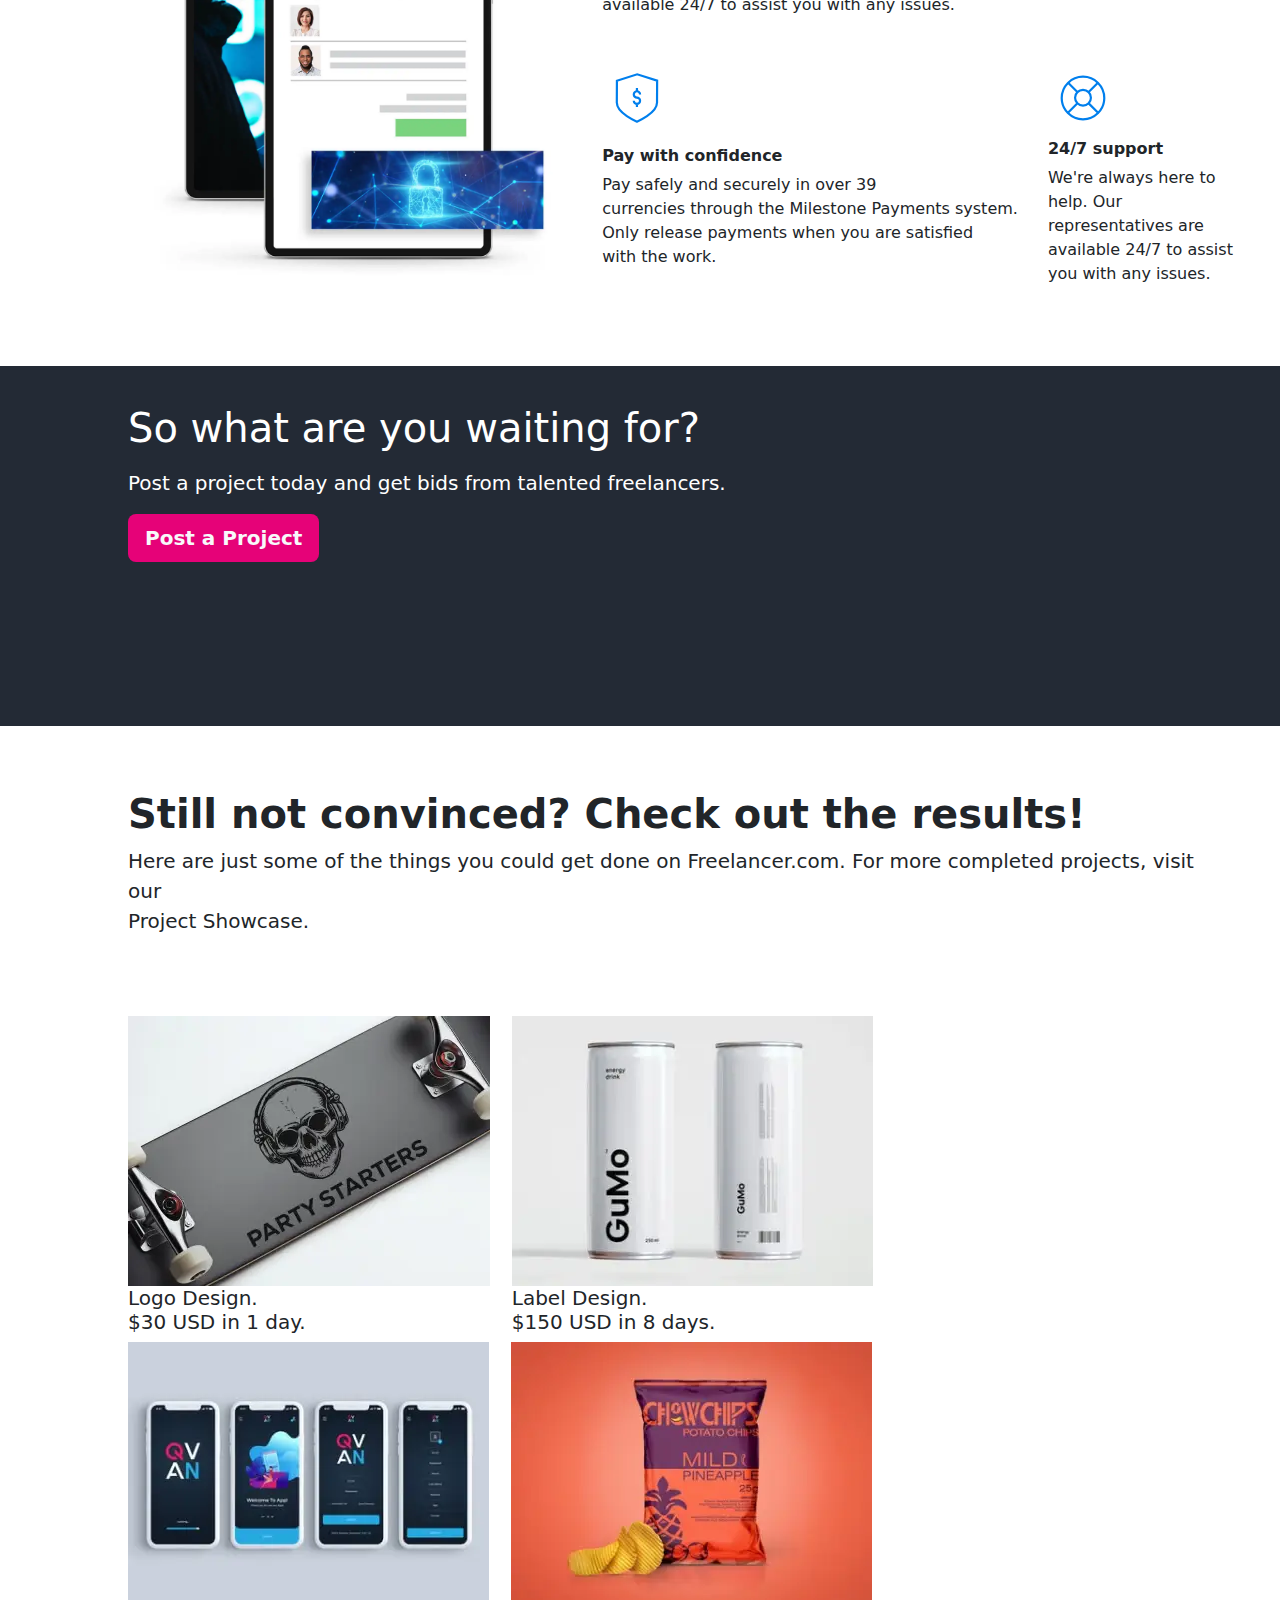
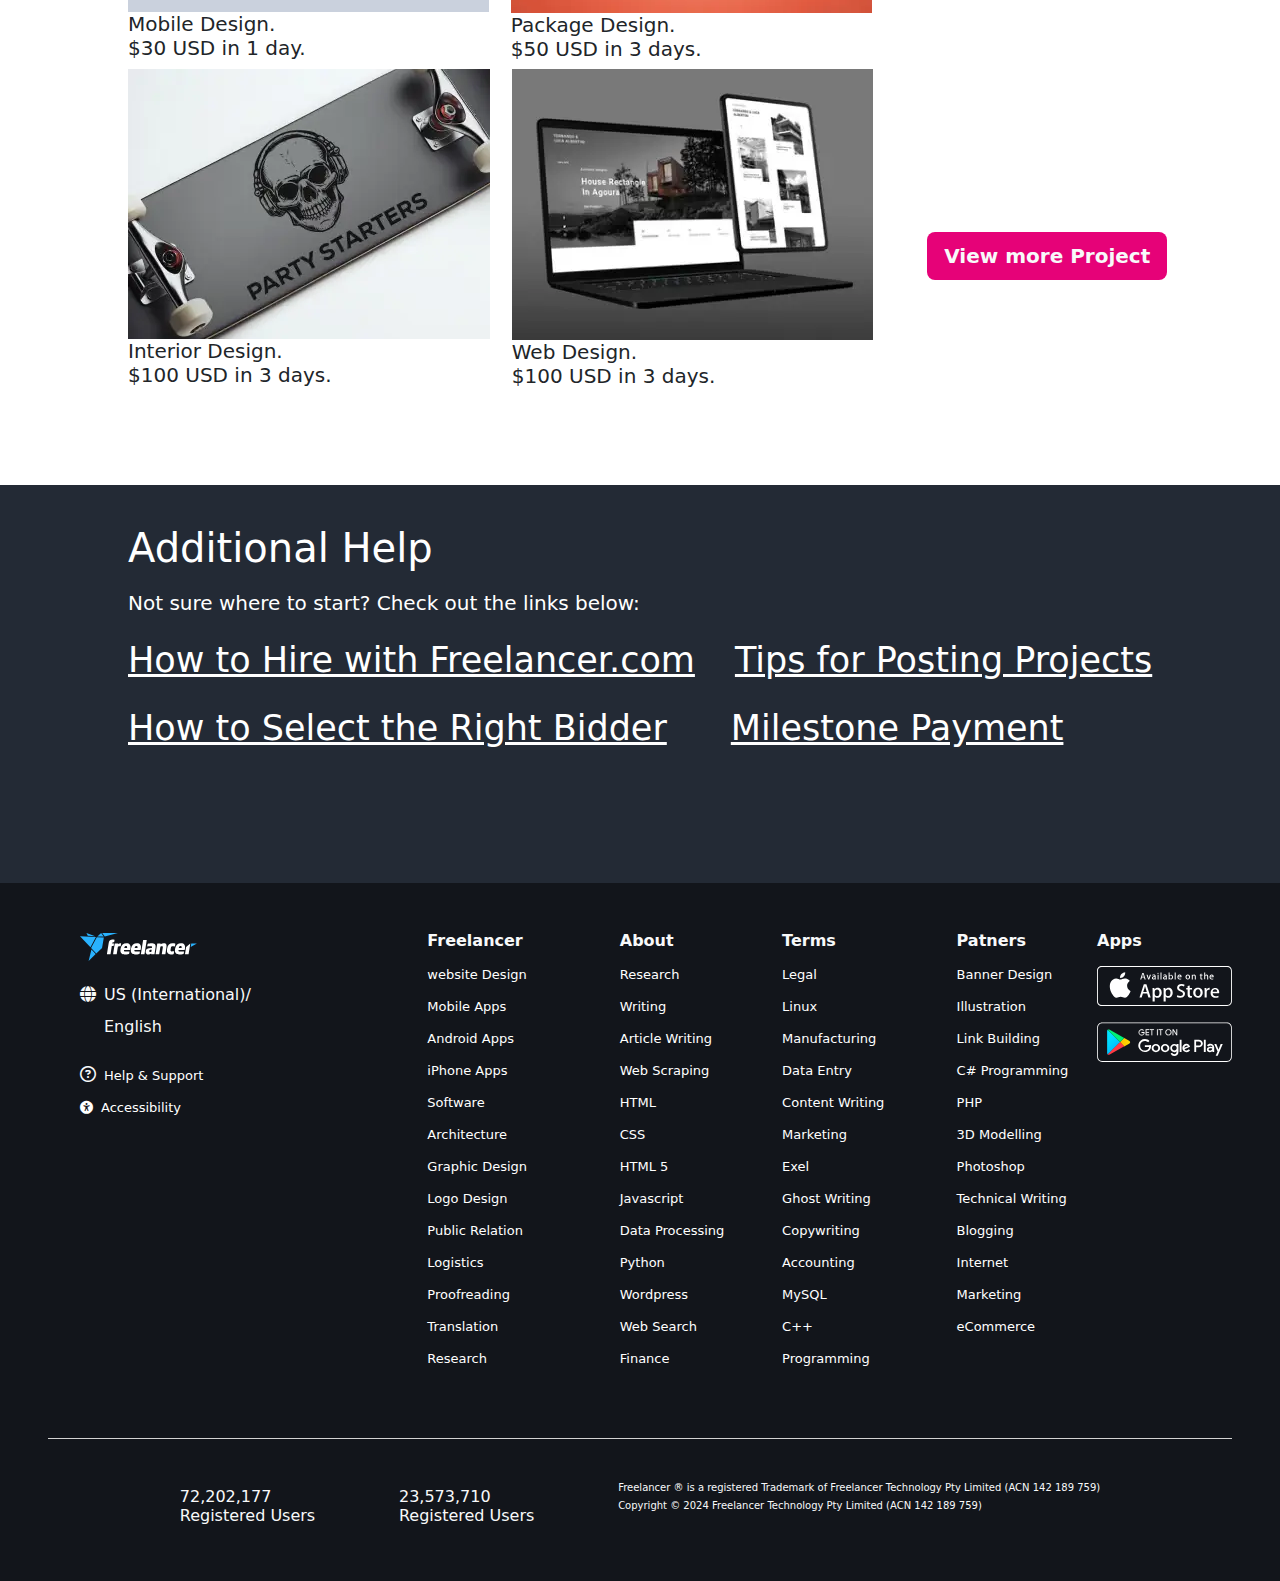
<file: works.html>
<!DOCTYPE html>
<html lang="en">

<head>
    <meta charset="UTF-8">
    <meta name="viewport" content="width=device-width, initial-scale=1.0">
    <link rel="stylesheet" href="https://cdnjs.cloudflare.com/ajax/libs/font-awesome/6.5.1/css/all.min.css">
    <link rel="stylesheet" href="./index.css">
    <link rel="stylesheet" href="./works.css">
    <link rel="stylesheet" href="./media.css" media="(max-width:800px)">
    <link rel="stylesheet" href="./bootstrap/node_modules/bootstrap/dist/css/bootstrap.min.css">

    <title></title>
</head>

<body>
    <nav class="navbar sticky-top bg-body-tertiary d-flex justify-content-evenly">
        <div class="logo d-flex align-items-center">
            <a class="navbar-brand" href="./index.html"><img width="40%" src="./images/freelancer-logo.svg" alt=""></a>
            <div class="how"><a class="navbar-brand fs-6" href="./works.html">How it works</a>
                <a class="navbar-brand fs-6" href="">Browse Jobs</a>
            </div>
        </div>

        <div class="nav-signin">
            <a class="navbar-brand fs-6" href="./signin.html">Log In</a>
            <a class="navbar-brand fs-6" href="./signup.html">Sign Up</a>
            <button style="background-color: #E60278;" type="button" class="btn fw-bold text-light btn-sm">Post a
                Project</button>
        </div>
    </nav>
    <nav class="second-nav navbar navbar-expand navbar-dark bg-dark">
        <div class=" second-nav-div1 d-flex">
            <div class="collapse navbar-collapse" id="navbarNavDarkDropdown">
                <ul class="navbar-nav">
                    <li class="nav-item dropdown ">
                        <button style="font-size:15px;color: #fcfcfd;" class="btn btn-dark snd-nav"
                            data-bs-toggle="dropdown" aria-expanded="false">
                            Find Jobs
                        </button>
                        <ul style="font-size:15px;color: #fcfcfd;" class="dropdown-menu dropdown-menu-light drp-list">
                            <li><a class="dropdown-item" href="#">By Skills <i
                                        class="fa-solid fa-chevron-right ms-5"></i></a></li>
                            <li><a class="dropdown-item" href="#">By Language <i
                                        class="fa-solid fa-chevron-right ms-3"></i></a></li>
                            <li><a class="dropdown-item" href="#">Featured Jobs <i
                                        class="fa-solid fa-chevron-right ms-2"></i></a></li>
                            <li><a class="dropdown-item" href="#">Find Contests <i
                                        class="fa-solid fa-chevron-right ms-2"></i></a></li>
                        </ul>
                    </li>
                </ul>
            </div>

            <div class="collapse navbar-collapse" id="navbarNavDarkDropdown">
                <ul class="navbar-nav">
                    <li class="nav-item dropdown">
                        <button style="font-size:15px;color: #fcfcfd;" class="btn btn-dark" data-bs-toggle="dropdown"
                            aria-expanded="false">
                            Hire freelancers
                        </button>
                        <ul class="dropdown-menu dropdown-menu-light">
                            <li><a class="dropdown-item" href="#">By Skills <i
                                        class="fa-solid fa-chevron-right ms-5"></i></a></li>
                            <li><a class="dropdown-item" href="#">By Location <i
                                        class="fa-solid fa-chevron-right ms-4"></i></a></li>
                            <li><a class="dropdown-item" href="#">Skills Categories</a></li>
                        </ul>
                    </li>
                </ul>
            </div>
            <div class="collapse navbar-collapse" id="navbarNavDarkDropdown">
                <ul class="navbar-nav">
                    <li class="nav-item dropdown">
                        <a style="color: #fcfcfd; text-decoration: none;font-size:15px;" class="ps-4" href="./getideas.html">Get Ideas</a>
                        <ul class="dropdown-menu dropdown-menu-light">
                            <li><a class="dropdown-item" href="#">Get Web Design Ideas</a></li>
                            <li><a class="dropdown-item" href="#">Get Mobile App Design Ideas</a></li>
                            <li><a class="dropdown-item" href="#">Get Graphic Design Ideas</a></li>
                            <li><a class="dropdown-item" href="#">Get Logo Graphic Design Ideas</a></li>
                            <li><a class="dropdown-item" href="#">Get 3D Modelling Ideas</a></li>
                            <li><a class="dropdown-item" href="#">Get Illustration Ideas</a></li>
                            <li><a class="dropdown-item" href="#">Get Branding Ideas</a></li>
                            <li><a class="dropdown-item" href="#">Get Product Design Ideas</a></li>
                            <li><a class="dropdown-item" href="#">Get Web Packaging Design Ideas</a></li>
                            <li><a class="dropdown-item" href="#">Get Wordpress Ideas</a></li>
                        </ul>
                    </li>
                </ul>
            </div>
            <div class="collapse navbar-collapse" id="navbarNavDarkDropdown">
                <ul class="navbar-nav">
                    <li class="nav-item dropdown">
                        <a style="color: #fcfcfd; text-decoration: none;font-size:15px;" class="ps-4" href="./about.html">About</a>
                        
                        <ul class="dropdown-menu dropdown-menu-light">
                            <li><a class="dropdown-item" href="#">Enterprise</a></li>
                            <li><a class="dropdown-item" href="#">Membership</a></li>
                            <li><a class="dropdown-item" href="#">Preffered freelancer Program</a></li>
                            <li><a class="dropdown-item" href="#">Get verified</a></li>
                        </ul>
                    </li>
                </ul>
            </div>
            <div class="collapse navbar-collapse" id="navbarNavDarkDropdown">
                <ul class="navbar-nav">
                    <li class="nav-item dropdown">
                        <a style="color: #fcfcfd; text-decoration: none;font-size:15px;" class="ps-4" href="./resources.html">Resources</a>
                        
                        <ul class="dropdown-menu dropdown-menu-light">
                            <li><a class="dropdown-item" href="#">What is Adope Photoshop</a></li>
                            <li><a class="dropdown-item" href="#">What is Android App Development</a></li>
                            <li><a class="dropdown-item" href="#">What is Article Writin</a></li>
                            <li><a class="dropdown-item" href="#">What is Data Entry</a></li>
                            <li><a class="dropdown-item" href="#">What is Graphic Design</a></li>
                            <li><a class="dropdown-item" href="#">What is HTML</a></li>
                            <li><a class="dropdown-item" href="#">What is Internet Marketing</a></li>
                            <li><a class="dropdown-item" href="#">What is iPhone App Development</a></li>
                            <li><a class="dropdown-item" href="#">What is JavaScript</a></li>
                            <li><a class="dropdown-item" href="#">What is Logo Design</a></li>
                            <li><a class="dropdown-item" href="#">What is Mobile App Development</a></li>
                            <li><a class="dropdown-item" href="#">What is PHP</a></li>
                            <li><a class="dropdown-item" href="#">What is Python</a></li>
                        </ul>
                    </li>
                </ul>
            </div>
        </div>
    </nav>
    <div class="works-landingP">
        <div class="works-landingP-text text-light">
            <h1>How can freelancers <br> help your business?</h1>
            <h3>I want to hire a freelancer.</h3>
            <p>The possibilities are endless. We have expert <br> freelancers who work in every technical, professional,
                <br> and creative field imaginable.
            </p>
            <div class="works-landingP-btn">
                <button style="background-color: #E60278;" type="button"
                    class="btn  text-light btn-lg fw-bold me-3">Post a Project</button>
            </div>
        </div>
        <div class="works-landingP-last-btn">
            <button type="button" class="btn btn-light btn-lg">How to hire a freelancer</button>
            <button type="button" class="btn btn-primary btn-lg">How to earn money freelancing</button>
        </div>
    </div>
    <div class="secondP">
        <h1 class="mb-4">Choose from endless possibilities</h1>
        <p class="para">Get anything done, exactly how you want it. Turn that spark of an idea into reality.</p
            class="fs-4">
        <div class="secondP-boxes mt-5">
            <div class="box-1">
                <div class="svg">
                    <img height="80px" src="./images/post-a-project.svg" alt="">
                </div>
                <h5>Any sized project</h5>
                <p>Get any job done. From small one-off tasks to <br> large, multi-stage projects.</p>
            </div>
            <div class="box-2">
                <div class="svg">
                    <img height="80px" src="./images/make-money.svg" alt="">
                </div>
                <h5>Flexible payment terms</h5>
                <p>Pay your freelancers a fixed price or by the <br> hour. All secured by the Milestone Payments <br>
                    system.</p>
            </div>
            <div class="box-3">
                <div class="svg">
                    <img height="80px" src="./images/skills.svg" alt="">
                </div>
                <h5>Diverse talent</h5>
                <p>Choose from expert freelancers in over 1800 <br> skill sets, from all around the globe.</p>
            </div>
        </div>
    </div>
    <hr>
    <div class="thirdP">
        <div class="thirdP-left">
            <img height="600px" width="600px" src="./images/how-it-works.webp" alt="">
        </div>
        <div class="thirdP-right">
            <h1 class="">How does it work?</h1>
            <div class="thirdP-right-boxes">
                <div class="thirdP-right-box1">
                    <div class="spa mb-3">
                        <span>1.</span>
                        <span>Post a project or contest</span>
                    </div>

                    <p>Simply post a project or contest for what you need done and receive <br> competitive bids from
                        freelancers within minutes.
                    </p>

                </div>
                <div class="thirdP-right-box2">
                    <div class="spa mb-3">
                        <span>2.</span>
                        <span>Choose the perfect freelancer</span>
                    </div>

                    <p>Browse freelancer profiles. Chat in real-time. Compare proposals and select the <br> best one.
                        Award your project and your freelancer starts work.
                    </p>

                </div>
                <div class="thirdP-right-box3">
                    <div class="spa mb-3"><span>3.</span>
                        <span>Pay when you’re satisfied</span>
                    </div>

                    <p>Pay securely using our Milestone Payment system. Release payments when it <br> has been completed
                        and you're 100% satisfied.
                    </p>

                </div>
                <div class="works-landingP-btn mt-5">
                    <button style="background-color: #E60278;" type="button"
                        class="btn border-radius-none text-light btn-lg fw-bold me-3">Post a Project</button>
                </div>
            </div>

        </div>
    </div>
    <hr>
    <div class="thirdP">

        <div class="thirdP-right">
            <h1 class="control">Be in control. Keep in contact.</h1>
            <p class="coll">
                Use our collaboration tools to work efficiently with your freelancer. <br> Share files, chat in
                real-time, monitor progress, and so much more.
            </p>
            <div class="thirdP-boxes">
                <div class="thirdP-boxes-box1">
                    <div class="svg">
                        <img height="70px" src="./images/live-chat.svg" alt="">
                    </div>
                    <div class="svg-text">
                        <h6 class="fw-bold">Live chat</h6>
                        <p>
                            You can live chat with your freelancers to ask questions, <br> share feedback and get
                            constant <br> updates on the progress of your <br> work.
                        </p>
                    </div>
                </div>
                <div class="thirdP-boxes-box2">
                    <div class="svg">
                        <img height="70px" src="./images/mobile-verify.svg" alt="">
                    </div>
                    <div class="svg-text">
                        <h6 class="fw-bold">Mobile App</h6>
                        <p>
                            Manage your project at the <br> share feedback and get constant <br> updates on the progress
                            of your <br> work.
                        </p>
                    </div>
                </div>
            </div>

        </div>
        <div class="thirdP-left">
            <img height="400px" width="400px" src="./images/be-in-control.webp" alt="">
        </div>
    </div>
    <hr>
    <div class="thirdP">
        <div class="thirdP-left">
            <img height="400px" width="400px" src="./images/safety.webp" alt="">
        </div>
        <div class="thirdP-right">
            <h1 class="control">Safe and secure.</h1>
            <p class="coll">
                Freelancer.com is a community that values your trust and <br> safety as our number one priority. Our
                representatives are <br> available 24/7 to assist you with any issues.</p>
            <div class="thirdP-boxes">
                <div class="thirdP-boxes-box1">
                    <div class="svg">
                        <img height="70px" src="./images/pay-safely.svg" alt="">
                    </div>
                    <div class="svg-text">
                        <h6 class="fw-bold">Pay with confidence</h6>
                        <p>
                            Pay safely and securely in over 39 <br> currencies through the Milestone
                            Payments system. <br>Only release payments when you are satisfied <br> with the work.
                        </p>
                    </div>
                </div>
                <div class="thirdP-boxes-box2">
                    <div class="svg">
                        <img height="70px" src="./images/support.svg" alt="">
                    </div>
                    <div class="svg-text">
                        <h6 class="fw-bold">24/7 support</h6>
                        <p>
                            We're always here to <br> help. Our <br> representatives are
                             <br>available 24/7 to assist <br>you with any issues.
                        </p>
                    </div>
                </div>
            </div>

        </div>
    </div>
    <div class="fourthP">
        <h1 class="pb-2">So what are you waiting for?</h1>
        <p>Post a project today and get bids from talented freelancers.</p>
        <div class="works-landingP-btn">
            <button style="background-color: #E60278;" type="button"
                class="btn  text-light btn-lg fw-bold me-3">Post a Project</button>
        </div>
    </div>
<div class="fifthP">
    <div class="fifthP-top">
        <h1 class="fw-bold">Still not convinced? Check out the results!</h1>
        <p>Here are just some of the things you could get done on Freelancer.com. For more completed projects, visit our <br> Project Showcase.
        </p>
    </div>
</div>
    <div class="fifthP-btm fifthP-snd">
        <div class="fifthP-btm-box1">
            <div class="fifthP-logo">
                <img class="logo-img" src="./images/logo-design.webp" alt="">
                <div class="gradient"></div>
                <button type="button" class="btn btn-outline-light show">Discover More</button>
            </div>
            <div class="logo-text">
                <h5>Logo Design. <br> $30 USD in 1 day.</h5>
            </div>
        </div>
        <div class="fifthP-btm-box1">
            <div class="fifthP-logo">
                <img class="logo-img" src="./images/label-design.webp" alt="">
                <div class="gradient"></div>
                <button type="button" class="btn btn-outline-light show">Discover More</button>
            </div>
            <div class="logo-text">
                <h5>Label Design. <br> $150 USD in 8 days.</h5>
            </div>
        </div>
        <div class="fifthP-btm-box1">
            <div class="fifthP-logo">
                <img class="logo-img"g src="./images/mobile-design.webp" alt="">
                <div class="gradient"></div>
                <button type="button" class="btn btn-outline-light show">Discover More</button>
            </div>
            <div class="logo-text">
                <h5>Mobile Design. <br> $30 USD in 1 day.</h5>
            </div>
        </div>
        <div class="fifthP-btm-box1">
            <div class="fifthP-logo">
                <img class="logo-img" src="./images/package-design.webp" alt="">
                <div class="gradient"></div>
                <button type="button" class="btn btn-outline-light show">Discover More</button>
            </div>
            <div class="logo-text">
                <h5>Package Design. <br> $50 USD in 3 days.</h5>
            </div>
        </div>
        <div class="fifthP-btm-box1">
            <div class="fifthP-logo">
                <img class="logo-img" src="./images/logo-design.webp" alt="">
                <div class="gradient"></div>
                <button type="button" class="btn btn-outline-light show">Discover More</button>
            </div>
            <div class="logo-text">
                <h5>Interior Design. <br> $100 USD in 3 days.</h5>
            </div>
        </div>
        <div class="fifthP-btm-box1">
            <div class="fifthP-logo">
                <img class="logo-img" src="./images/website-design.webp" alt="">
                <div class="gradient"></div>
                <button type="button" class="btn btn-outline-light show">Discover More</button>
            </div>
            <div class="logo-text">
                <h5>Web Design. <br> $100 USD in 3 days.</h5>
            </div>
        </div>
        <div  class="fifthP-btn pt-5">
            <button style="background-color: #E60278;" type="button"
            class="btn  text-light btn-lg fw-bold me-3">View more Project</button>
        </div>
    </div>
    <div class="fourthP fourthP-snd">
        <h1 class="pb-2">Additional Help</h1>
       <p>Not sure where to start? Check out the links below:</p> 
        <div class=" fourthP-links d-flex flex-wrap gap-3">
            <a href="">How to Hire with Freelancer.com</a>
            <a class="ps-4" href="">Tips for Posting Projects</a>
            <a href="">How to Select the Right Bidder</a>
            <a class="ps-5" href="">Milestone Payment</a>
         </div>
    </div>
    <div style="background-color:#12151B;" class="tenth-page text-light">
        <div style="background-color:#12151B;" class="sixth-page d-flex p-5  justify-content-evenly">

            <div class="sixth-page-right1">
                <ul>
                    <div class="mb-3 footer-log">
                        <li><img width="40%" src="./images/freelancer-logo-light.svg" alt=""></li>
                    </div>
                    <li><i class="fa-solid fa-globe pe-2 footer-log"></i><a class="footer-log" href=""></a>US (International)/ <p class="ps-4">
                            English
                        <p></p>
                    </li>
                    <li><i class="fa-regular fa-circle-question pe-2 footer-log"></i><a class="footer-log" href="">Help & Support</a< /li>
                    <li><i class="fa-solid fa-universal-access pe-2 footer-log"></i><a class="footer-log" href="">Accessibility</a></li>
                </ul>
            </div>
            <div class="sixth-page-right1">
                <ul>
                    <h6 class="fw-bold">Freelancer</h6>
                    <li><a href="">website Design</a></li>
                    <li><a href="">Mobile Apps</a></li>
                    <li><a href="">Android Apps</a></li>
                    <li><a href="">iPhone Apps</a></li>
                    <li><a href="">Software Architecture</a></li>
                    <li><a href="">Graphic Design</a></li>
                    <li><a href="">Logo Design</a></li>
                    <li><a href="">Public Relation</a></li>
                    <li><a href="">Logistics</a></li>
                    <li><a href="">Proofreading</a></li>
                    <li><a href="">Translation</a></li>
                    <li><a href="">Research</a></li>
                </ul>
            </div>
            <div class="sixth-page-right1">
                <ul>
                    <h6 class="fw-bold">About</h6>
                    <li><a href="">Research Writing</a></li>
                    <li><a href="">Article Writing</a></li>
                    <li><a href="">Web Scraping</a></li>
                    <li><a href="">HTML</a></li>
                    <li><a href="">CSS</a></li>
                    <li><a href="">HTML 5</a></li>
                    <li><a href="">Javascript</a></li>
                    <li><a href="">Data Processing</a></li>
                    <li><a href="">Python</a></li>
                    <li><a href="">Wordpress</a></li>
                    <li><a href="">Web Search</a></li>
                    <li><a href="">Finance</a></li>
                </ul>
            </div>
            <div class="sixth-page-right1">
                <ul>
                    <h6 class="fw-bold">Terms</h6>
                    <li><a href="">Legal</a></li>
                    <li><a href="">Linux</a></li>
                    <li><a href="">Manufacturing</a></li>
                    <li><a href="">Data Entry</a></li>
                    <li><a href="">Content Writing</a></li>
                    <li><a href="">Marketing</a></li>
                    <li><a href="">Exel</a></li>
                    <li><a href="">Ghost Writing</a></li>
                    <li><a href="">Copywriting</a></li>
                    <li><a href="">Accounting</a></li>
                    <li><a href="">MySQL</a></li>
                    <li><a href="">C++ Programming</a></li>
                </ul>
            </div>
            <div class="sixth-page-right1">
                <ul>
                    <h6 class="fw-bold">Patners</h6>
                    <li><a href="">Banner Design</a></li>
                    <li><a href="">Illustration</a></li>
                    <li><a href="">Link Building</a></li>
                    <li><a href="">C# Programming</a></li>
                    <li><a href="">PHP</a></li>
                    <li><a href="">3D Modelling</a></li>
                    <li><a href="">Photoshop</a></li>
                    <li><a href="">Technical Writing</a></li>
                    <li><a href="">Blogging</a></li>
                    <li><a href="">Internet Marketing</a></li>
                    <li><a href="">eCommerce</a></li>
                    <li></li>
                </ul>
            </div>
            <div class="sixth-page-right1"><h6 class="fw-bold">Apps</h6 class="fw-bold">
                <div class="appstore">
                    <div class="mb-3 mt-3"><img src="./images/app-store.svg" alt=""></div>
                    <div>
                        <img src="./images/google-play.svg" alt="">
                    </div>
                </div>            
            </div>
        </div>
        <div class="footer mx-5 p-5 d-flex justify-content-evenly">
            <div class="footer-first">
                <h6>72,202,177</h6>
                <p>Registered Users</p>
            </div>
            <div class="footer-second">
                <h6>23,573,710</h6>
                <p>Registered Users</p>
            </div>
            <div class="footer-third">
                <p>Freelancer ® is a registered Trademark of Freelancer Technology Pty Limited (ACN 142 189
                    759)</p>
                <p>Copyright © 2024 Freelancer Technology Pty Limited (ACN 142 189 759)</p>
            </div>
        </div>
    </div>
    
</body>

</html>
</file>
<file: index.css>
body{
    overflow-x: hidden;
}
.logo{
    width: 60%;
}
.how{
    margin-left: -15%;
}
.second-nav-div1{
    padding-left: 7%;
}
.dropdown:hover .dropdown-menu {
    display: block;
}
.landing-page{
  margin-bottom: 50%;
    height: 100%;
    background-color: black;
    position: relative;
}
.landing{
    position: absolute;
}


.landing-words{
    padding-left: 3%;
    padding-top: 10%;
    color: white;
    position: absolute;
    /* top: 30%; */
    z-index: 99;
    text-shadow: 0 1px 2px rgba(0,0,0,.6);
    height: inherit;
}
.landing-words h1{
    font-size: 50px;
    font-weight: 700;
    padding-bottom: 5%;
}
.landing-words ul{
    font-size: 20px;
}
.mobile-img{
    display: none;
}
.second-page{
    background-image: url("./images/make-it-real-bg-ld.webp");
    background-position: center;
    height: 150vh;
    padding: 5% 2%;
    
}
.second-page-nav{
    padding-left: 6%;
    display: flex;
    align-items: center;
    gap: 3%;
    height: 10%;
    width: 100vw;
}
.second-page-nav2{
    display: flex;
    align-items: center;
    gap: 3%;
    /* height: inherit; */
    width: inherit;
}
.second-main-body{
    display: flex;
}
.second-main, .fourth-main{
    border-left: 3px solid #25A0E4;
    white-space: nowrap;
}

.big-text{
    font-size: 50px;
    margin:  5% 0;
}

.second-main-left-grid{
    margin-top: 3%;
}
.second-main-left-grid1  h3{
    font-weight: 700;
}
.second-main-left-grid1 p{
    word-spacing: 0.1px;
    margin-top: 5%;
    font-size: 17px;
}
.second-main-right{
    width: 30%;
    position: relative;
}
.second-main-right-content{
    position: absolute;
    top: 55%;
    left: 27%;
}
.reality{
    padding-top: 5%;
}
.third-page{  
    
    display: flex; 
    padding: 5% 10%;
    height: 100%;
    background-color: black;
}

.third-page button{
    font-size: 10px;
}
.third-page-right-content-adv, .third-page-left-content-adv{
    line-height: 0.3;
}
.third-page-right-content-adv h6,.third-page-left-content-adv h6{
    font-size: 10px;
    
}
.third-page-right-content-adv p, .third-page-left-content-adv p{
    font-size: 10px;
}
.secondChild{
    display: flex;
    justify-content: space-between;
    align-items: center;
    padding: 1%;
    margin-right: 1%;
    white-space: nowrap;
    background-color: white;
    
}
.show{
    display: none;
}
.effect{
    transition: transform 1s;
}
.effect:hover{
    transform: scale(1.2);
}
.effect:hover .show{
    display: block;
}
.fourth-page{
    
    padding: 5%;
    background-image: url("./images/global-talent-bg-ld.webp");
    height: 100%;
}
.fifth-page{
    /* padding-top: 10%; */
    height: 100%;
    background: black;
}
.sixth-page{
    padding: 5%;
    height: 100%;
    display: flex;
    gap: 2%;
    background-color: black;
    
}
.sixth-page ul{
    list-style: none;
    line-height: 2;
}
.sixth-page-right1 a:hover{
    color: #25A0E4;
    text-decoration: underline;
}
.sixth-page-right1 a{
font-size: 13px;
color: white;
text-decoration: none;
}
.seventh-page{
    padding: 5%;
    background-image: url("./images/ai-business-bg-ld.jpg");
    background-position: center;
    height: 100%;
}

.ninth-page{
    padding: 5%;
    background-image: url("./images/enterprise-upsell-v5-desktop-test.webp");
    background-position: center;
    height: 100vh;
}
.ninth-page p{
    font-size: 20px;
}
.first-item h1{
    font-size: 55px;
}
.footer{
    line-height: 0.2;
    border-top: 1px solid  lightgray;
}
.footer-third p{
    
    font-size: 10px;
}
</file>
<file: media.css>
.navbar{
    width: 100%;
}

.second-nav ,.second-page-nav2{
    margin-right: 0;
    width: 100%;
    overflow-x: scroll;
    white-space: nowrap;
}

.second-nav::-webkit-scrollbar-thumb{
    width: 5px;
    background-color: rgb(135, 138, 141);
    border-radius: 10px;
}

.second-nav-div1{    
    width: 100vw;
    padding-left: 0 !important;
}
.logo{
    width: 60%;
}
.how{
    display: none;
}
.nav-signin{
    width: 40%;
}
.nav-signin a{
    font-size: 8px;
}
.nav-signin button{
display: none;
}
.second-nav{
    padding-left: none;
}
.landing-page{
    margin-bottom: 0;
    background-image: url("./images/nasa-1080.webp");
    background-position: center;
    height: 100vh;
}
.landing-page video{
    display: none;
}
.landing-words h1{
    font-size: 30px;  
}
.landing-btn{
    margin-top: 25%;
    padding-left: 10%;
    flex-direction: column;
    gap: 10px;
    white-space: nowrap;
}
.second-page, .seventh-page{
    padding-top: 0;
    background: black;
    height: 100%;
}
.second-page-nav{
    height: 20%;
    width: 100%;
    flex-direction: column;
}
.second-page-nav2::-webkit-scrollbar-thumb{
    width: 10px;
    background-color: rgb(135, 138, 141);
    border-radius: 10px;
}
.used{
    text-align: center;
}
.second-page-nav2{
    align-items: center;
    width: 100%;
}
.big-text{
    margin: 0;
    font-size: 30px;
}

.second-main-left-grid{
    flex-direction: column;
}
.second-main-right-content, .fourth-main-right{
    display: none;
}
.mobile-img{
    display: block;
   
}
.mobile-img img{
    margin-left: -50%;
    height: 100%;
    width: 100%;
    background-size: cover;
    background-position: center;
}
.third-page{
    background-color: black;
    padding: 5% 2%;
    height: 50vh;
   flex-direction: column;
   
}
/* .effect{
    display: none;
} */

.third-page-left{
    padding-left: 0;
}
.third-page-left img{
    width:100%;
    height: 200px;
}

.third-page-right{
    width: 100%;
    flex-direction: row;
}
.third-page-right-col-1,.third-page-right-col-2{
    display: flex;
}
.third-page-right img{
    width: 86px;
    height: 100px;
}
.secondChild{
    display: none;
    }

.fourth-page{
    /* padding: 10% 0 10% 0; */
    height: 100%;
}
.fourth-main h1{
    white-space: wrap;
}
.fourth-main-left-grid{
    flex-direction: column;
}
.fifth-page{
    height: 100%;
}
.sixth-page{
    height: 100%;
    flex-direction: column;
}
.ninth-page{
    background: black;
}
.ninth-page p{
    font-size: 15px;
}
.first-item h1{
    font-size: 30px;
}
.hiddenOnMedia{
    display: none;
}
.appstore{
    display: flex;
    align-items: center;
    gap: 2%;
}
.footer-first{
    display: none;
}
.footer-second{
    display: none;
}
.footer-third{
   line-height: 1.5;
}
</file>
<file: works.css>
*{
    margin: 0;
    padding: 0;
}
.works-landingP{
    background-image: url("./images/client-desktop.webp");
    background-position: center;
    height: 100vh;
}
.works-landingP-text{
    display: flex;
    flex-direction: column;
    gap: 15px;
    padding: 10%;
}
.works-landingP-text h1{
    font-size: 50px;
    font-weight: 700;
}
.works-landingP-text h3{
    display: none;
}
.works-landingP-text p{
    font-size: 20px;
}
.works-landingP-last-btn{
    display: flex;
    justify-content: center;
    margin-bottom: 0;
}
.works-landingP-last-btn button{
    border-radius: 0;
}
.secondP{
    height: 100%;
    padding: 5% 0 5% 12%;
}
.para{
    font-size: 25px;
    font-weight: 500;
}
.secondP-boxes{
    display: flex;
    align-items: center;
    gap: 2%;
}
.svg{
    margin-bottom: 3%;
}
.thirdP{
    height: 100%;
    padding: 5% 12%;
    display: flex;
    align-items: center;
    gap: 5%;
}
.thirdP span{
    font-size: 20px;
    font-weight: 700;
    
}
.thirdP-right h1{
    
    margin-bottom: 5%;
}
.thirdP-right-boxes{
    display: flex;
    flex-direction: column;
    gap: 6%;
}
.thirdP-boxes{
    padding-top: 5%;
    display: flex;
    white-space: nowrap;
    gap: 5%;
}
.fourthP{
    padding: 3% 3% 10% 10%;
    height: 40vh;
    background-color: #232A35;
    color: white;
}
.fourthP p{
    font-size: 20px;
   }
   .fifthP{
     padding:5% 5% 0 10%;
   }
   .fifthP p{
    font-size: 20px;
   }
   .fifthP-btm{
    padding:5% 5% 0 10%;
    display: flex;
    flex-wrap: wrap;
    gap: 2%;
   }
   .fifthP-logo{
    overflow: hidden;
    position: relative;
   }
   .fifthP-logo:hover .logo-img{
    transform: scale(1.2);
   }
 .logo-img{
    transition: 0.3s ease;
 }
   .fifthP-logo button{
   
    left: 30%;
    top: 50%;
    position: absolute;
    display: none;
}
.gradient{
    position: absolute;
    top: 0;
    left: 0;
    width: 100%;
    height: 100%;
    background: linear-gradient(to bottom, rgba(0,0,0,0.8) 0%, rgba(0,0,0,0.8) 100%);
    opacity: 0;
    transition: 0.3s ease;
}

.fifthP-logo:hover .gradient{
    opacity: 0.5;
}
.fifthP-logo:hover .show{
 display: block;
}
.fithP-btm{
    flex-basis: 30%;
}
.fifthP-snd{
    height: 100%;
    padding-bottom: 7%;
}
.fifthP-btn{
    margin: auto;
}
.fourthP-links{
    font-size: 35px;
}
.fourthP-links a{
color: white;
}
.fourthP-snd{
    height: 100%;
    padding: auto;
}

@media only screen and (max-width: 800px) {
   
   .works-landingP{
    background-size: cover;
    background-position: right;
    background-repeat: no-repeat;
    height: 100%;
    width: 100%;
    
   }
   .works-landingP-text{
    padding-left: 3%;
    padding-top: 100%;
   }
   
   .works-landingP-text h1{
    display: none;
   }
   .works-landingP-text p{
    font-size: 15px;
    white-space: nowrap;
    font-weight: 500;
    line-height: 1;
}
   .works-landingP-last-btn{
    display: none;
   }
   .secondP{
    padding-left: 5%;
   }
   .secondP p{
    font-weight: 700;
    font-size: 12px;
   }
   
   .secondP-boxes{
    display: grid;
   } 
   .thirdP{
    padding-bottom: 15%;
    display: grid;
   }
   .thirdP-left img{
    height: 400px;
    width: 300px;
   }
   .thirdP-boxes{
    flex-direction: column-reverse;
   }
   .thirdP-boxes p{
    font-size: 12px;
   }
   
   .coll{
    font-size: 12px;
   }
   .fourthP{
    padding: 0 5%;
   }
   
   .fourthP p{
    font-size: 15px;
   }
   .fifthP-btm{
    padding: 2%;
   }
   .fourthP-links{
    white-space: nowrap;
    font-size: 15px;
    display: grid;
   }
   .footer-log{
    padding-bottom: 5px;
    border-bottom: 0.1px solid gray;
}
}
</file>
<file: resources.css>
.re-landingP{
    background-image: url("./images/BG1-0fb983c1.webp");
    background-position: center;
    background-size: cover;
    height: 70vh;
    padding-top: 10%;
}
.re-secondP{
    padding: 3% 0;
}
.re-secondP h3{
padding-left: 10%;
/* padding-bottom: 2%; */
}

.fifthP-snd{
    padding-top: 0;
}
.logo-img{
    height: 250px;
    width: 400px;
}
.re-img{
    width: 615px;
    height: 300px;
}
.logo-text{
    height: 50%;
    white-space: nowrap;
    padding: 8% 0;
    border-bottom: 0.1px solid lightgrey;
}
.logo-header{
font-weight: 700;
}
.logo-header:hover{
    cursor: pointer;
    text-decoration: underline;
}
.logo-para{
    padding-top: 2%;
    font-weight: 500;
}
.fifthP-btm-box1{
    padding: 3% 0;
    
}
.fifthP-btn a{
    font-weight: 500;
    background-color: #f1f1f1;
    color: black;
  text-decoration: none;
  display: inline-block;
  padding: 8px 16px;
}
.fifthP-btn a:hover{
    background-color: #139FF0;
    color: #f1f1f1;
}
@media only screen and (max-width: 800px) {
    .re-landingP{
padding-top: 50%;
    }
    .fifthP-btm-box1{
        padding: 5%;
    }
    .logo-img{
        padding-top: 15%;
        height: 250px;
        width: 330px;
    }
    .logo-header{
        white-space: wrap;
    }
    .logo-text small{
        white-space: wrap;
    }
   
}
</file>
<file: signin.css>
.container-body{
    display: flex;
    justify-content: center;
}
.form-container{
    width: 30%;
    height: 90vh;
    border: 0.1px solid rgb(237, 236, 236);
    border-radius: 5px;
    box-shadow: 1px 1px 1px 1px rgb(247, 244, 244);
}
.fb-btn{
    background-color: #4267B2;
    font-weight: 700;
    margin-top: 30px;
    border: none;
    padding: 10px;
    height:40% ;
    width: 70%;
}
button a{
    text-decoration: none;
    color: white;
}
button i{
    padding-right: 10px;
    color: white;
}
.line{
    margin: 5%;
}
.line p{
    width: 100%; 
    text-align: center; 
    border-bottom: 1px solid #d7cbcb; 
    line-height: 0.1em;
    margin: 10px 0 20px; 
}
.line p > span{
    font-size: 12px;
    background:#fff; 
    padding:0 10px; 
}
.signup{
    border-top: 1px solid #d7cbcb;
}
@media only screen and (max-width: 800px) {
    .container-body{
        justify-content: start;
    }
    .form-container{
        width: 100%;
    }
}
</file>
<file: signup.css>
.container-body{
    display: flex;
    justify-content: center;
}
.form-container{
    width: 30%;
    height: 90vh;
    border: 0.1px solid rgb(237, 236, 236);
    border-radius: 5px;
    box-shadow: 1px 1px 1px 1px rgb(247, 244, 244);
}
.fb-btn{
    background-color: #4267B2;
    font-weight: 700;
    margin-top: 30px;
    border: none;
    padding: 10px;
    height:40% ;
    width: 70%;
}
.username input{
width: 32%;
}
button a{
    text-decoration: none;
    color: white;
}
button i{
    padding-right: 10px;
    color: white;
}
.terms{
    font-weight: 500;
    font-size: 13px;
}
.line{
    margin: 5%;
}
.line p{
    width: 100%; 
    text-align: center; 
    border-bottom: 1px solid #d7cbcb; 
    line-height: 0.1em;
    margin: 10px 0 20px; 
}
.line p > span{
    font-size: 12px;
    background:#fff; 
    padding:0 10px; 
}
.signup{
    border-top: 1px solid #d7cbcb;
}
/* .download{
    margin: auto;
} */
@media only screen and (max-width: 800px) {
    .container-body{
        justify-content: start;
    }
    .form-container{
        width: 100%;
    }
}
</file>
